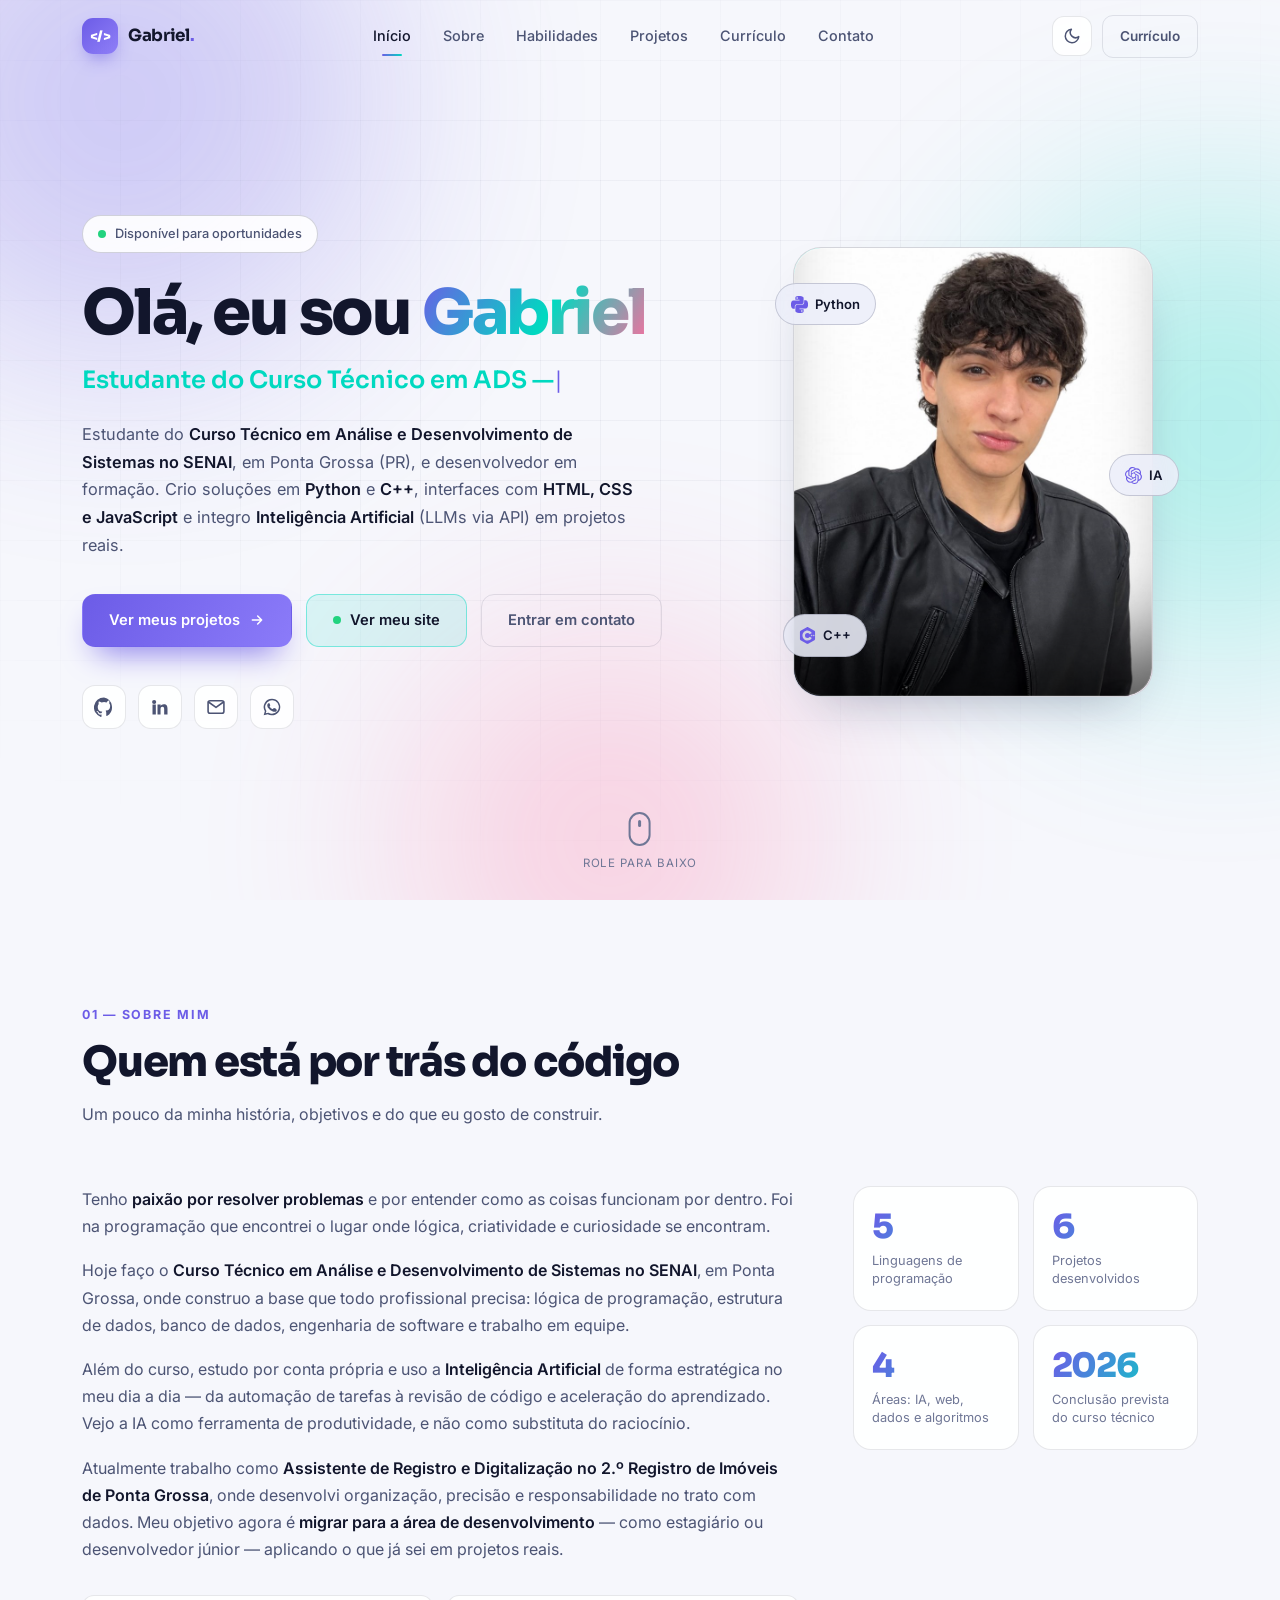
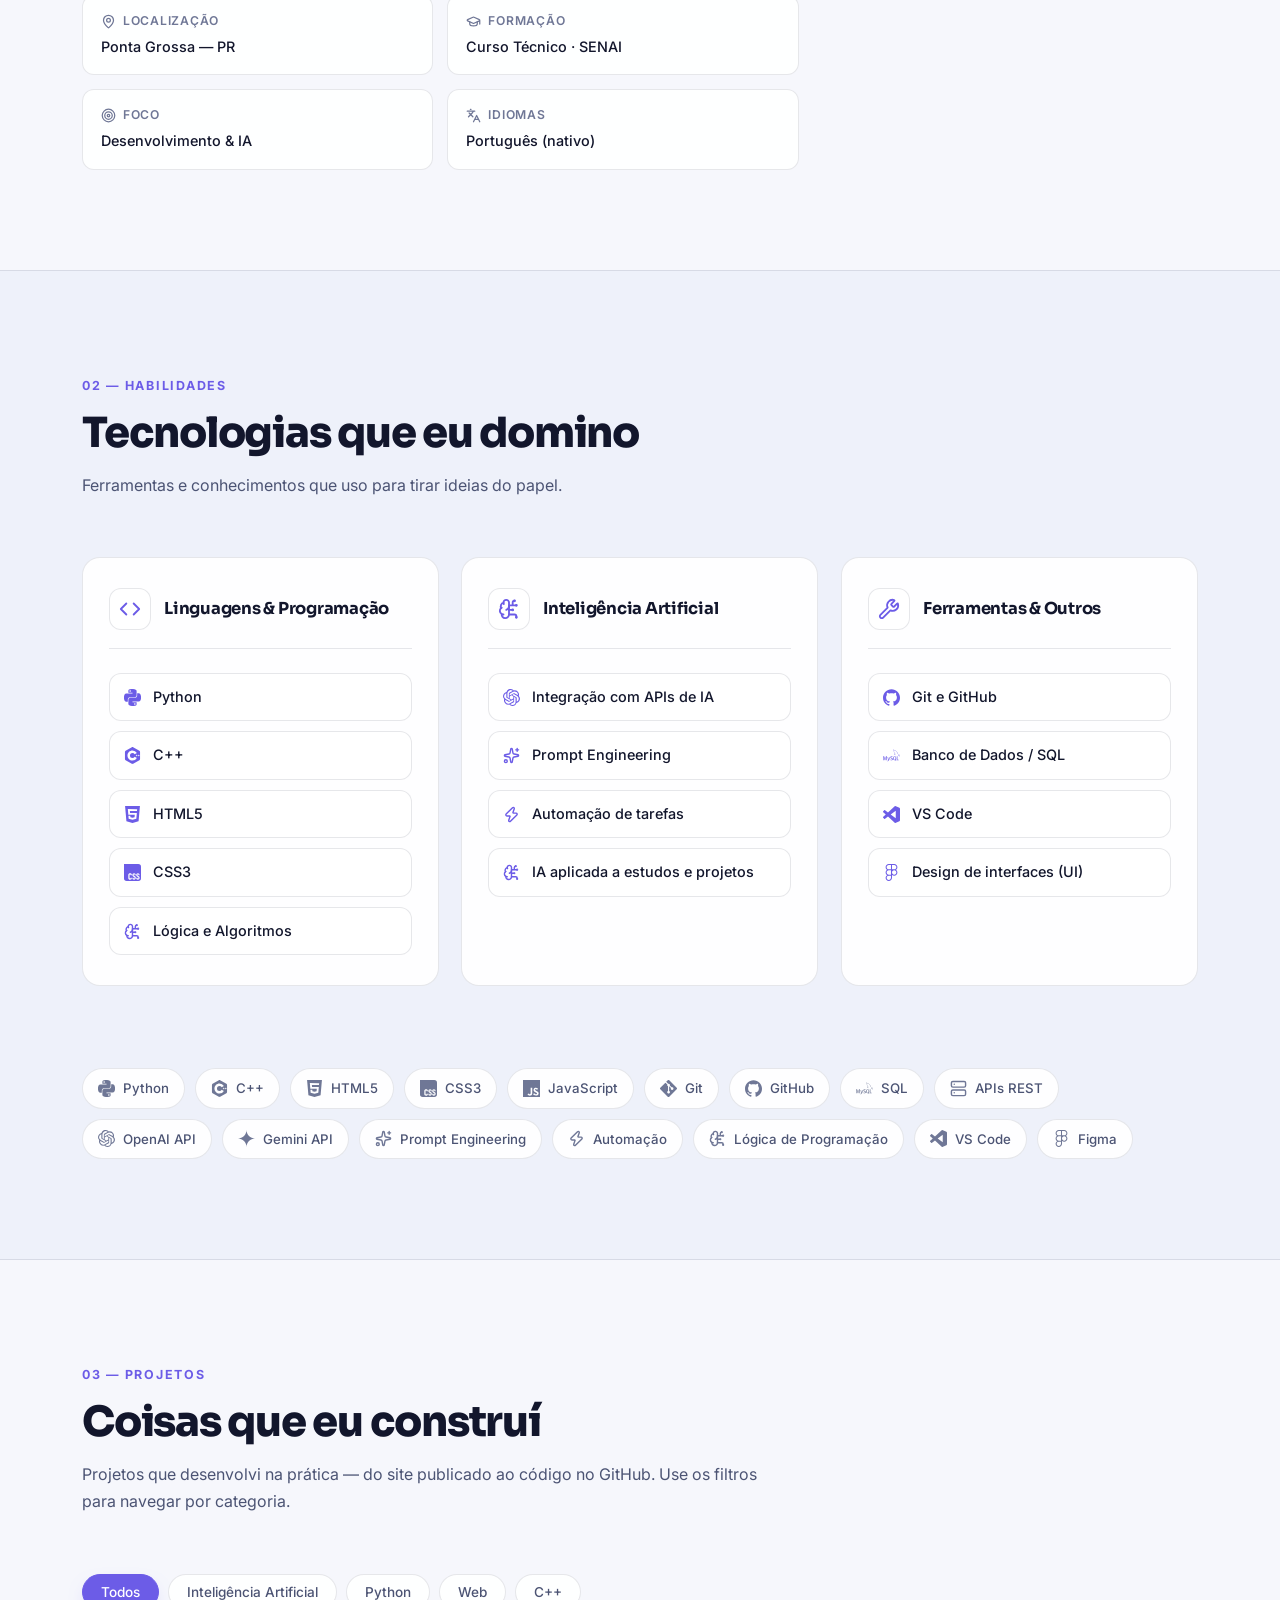
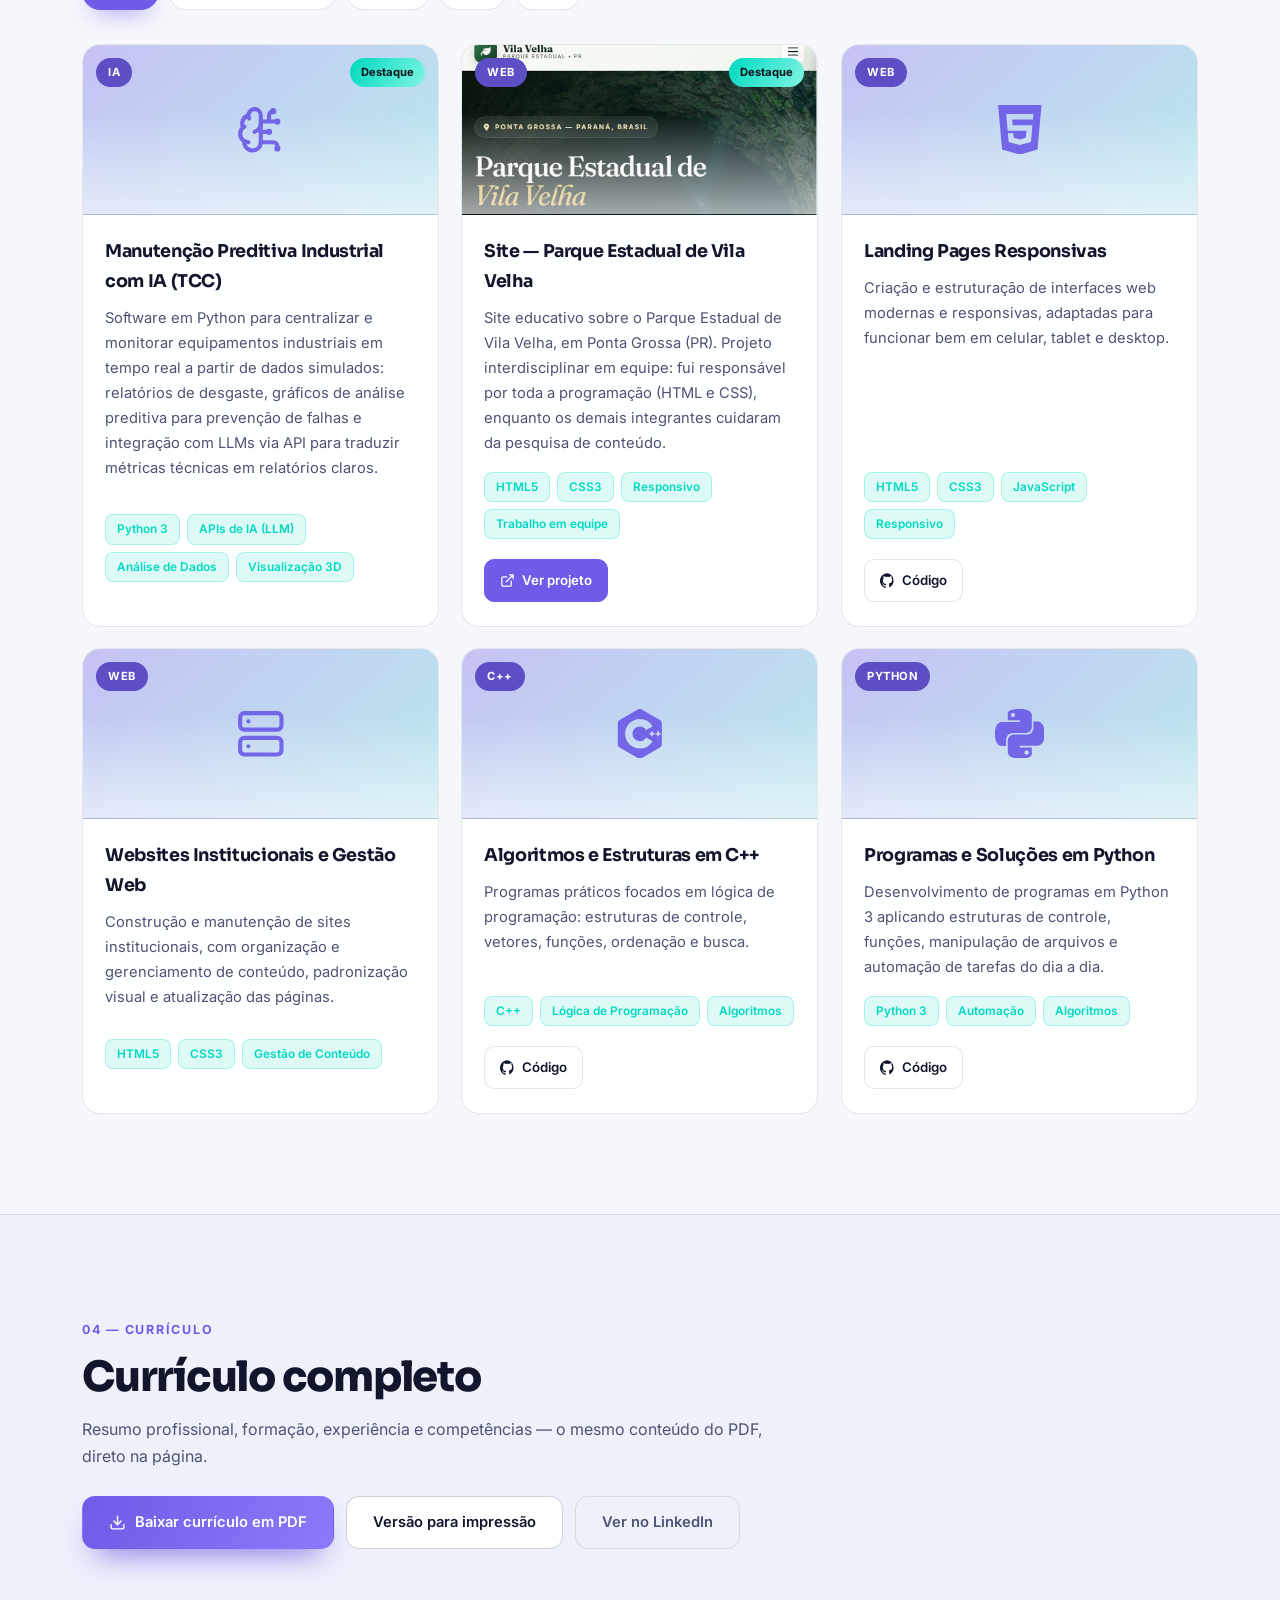
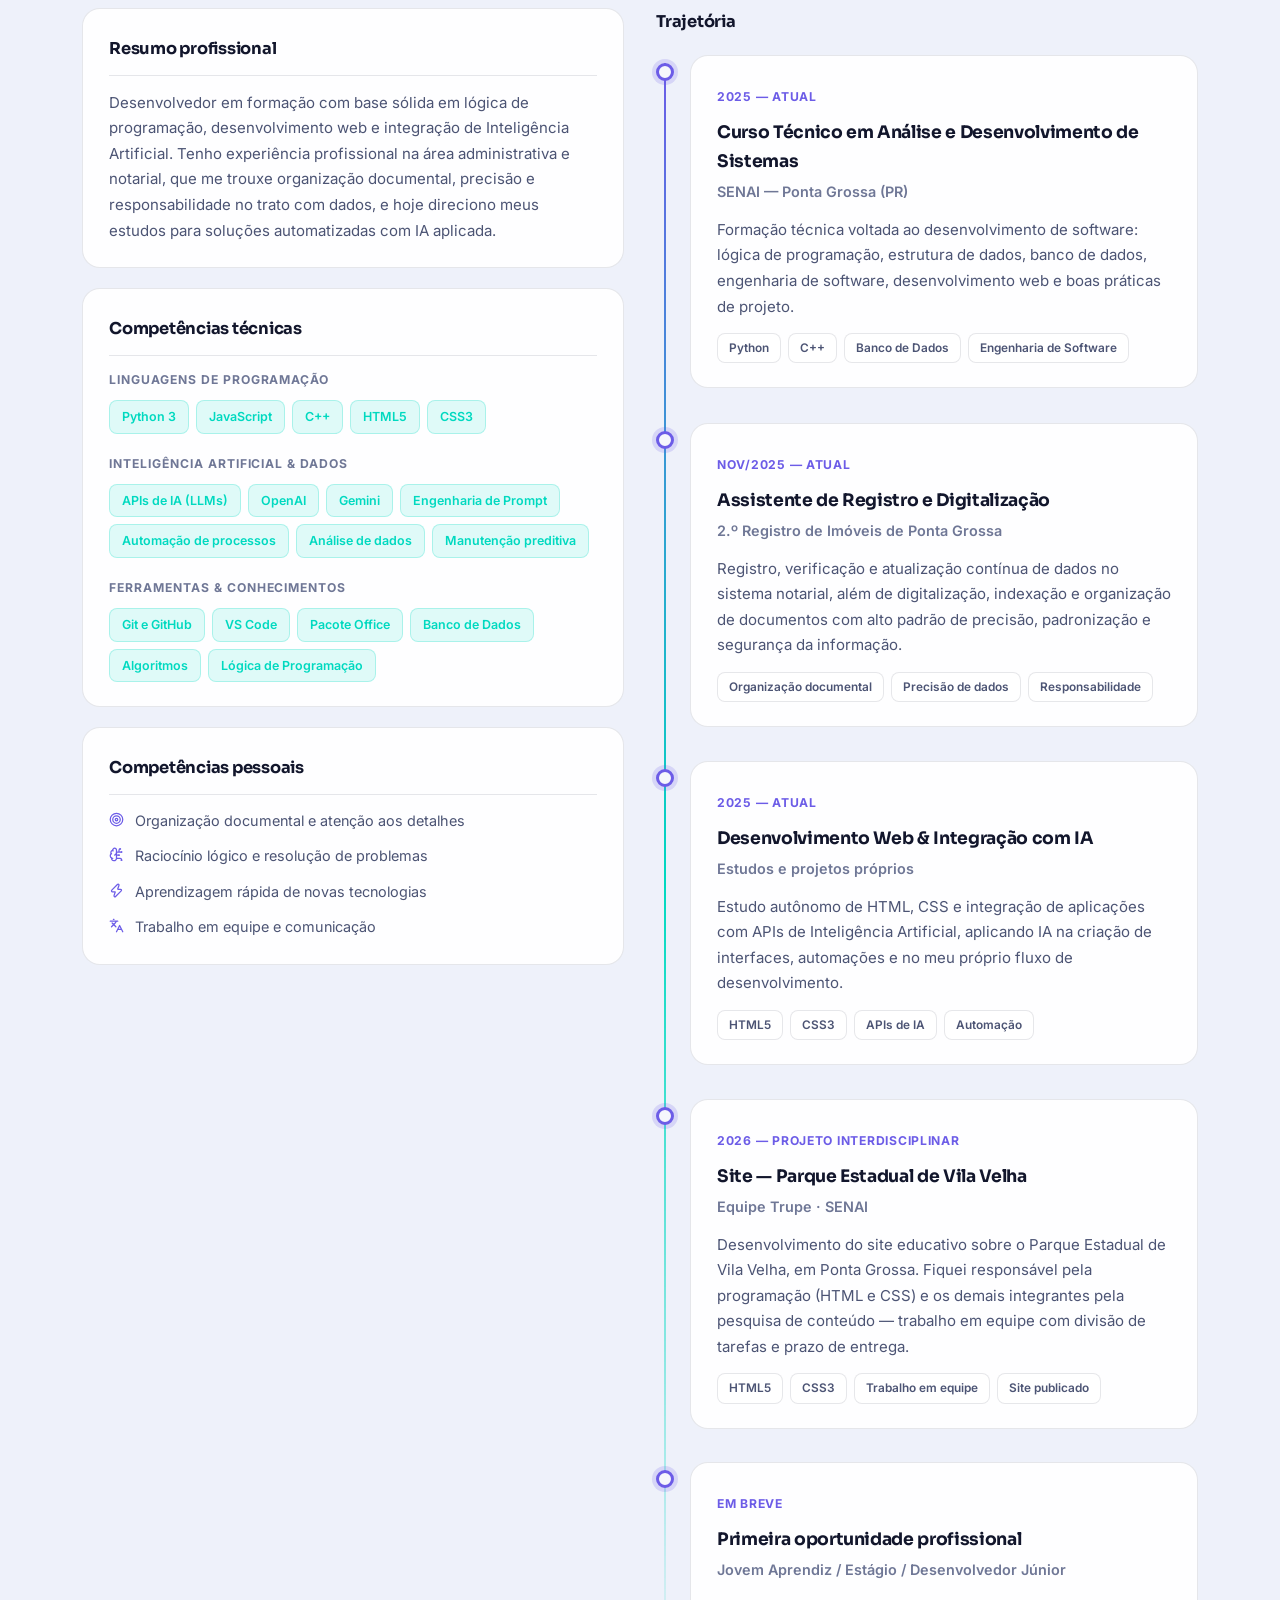
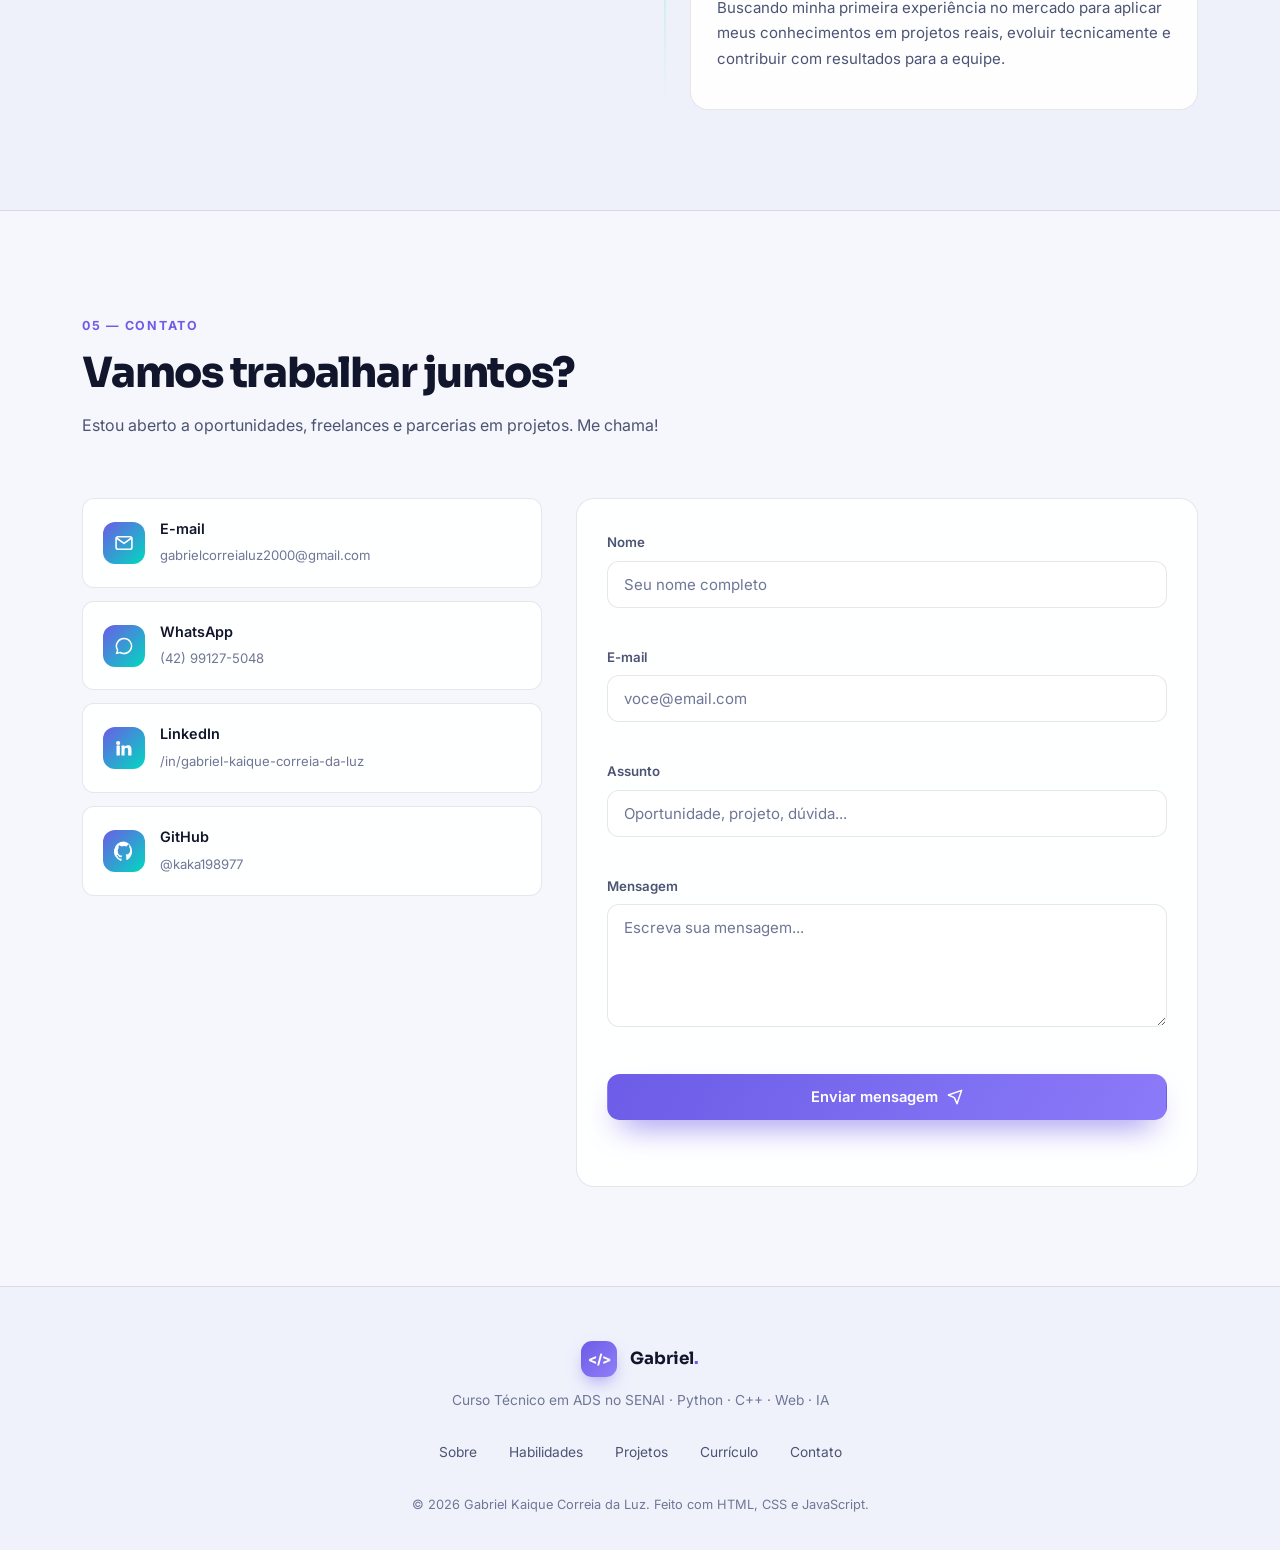
<file: index.html>
<!DOCTYPE html>
<html lang="pt-BR" data-theme="dark">
<head>
  <meta charset="UTF-8" />
  <meta name="viewport" content="width=device-width, initial-scale=1.0" />

  <!-- ===== SEO / COMPARTILHAMENTO ===== -->
  <title>Gabriel | Desenvolvedor e Estudante de ADS — SENAI</title>
  <meta name="description" content="Portfólio de Gabriel — estudante do Curso Técnico em Análise e Desenvolvimento de Sistemas no SENAI, em Ponta Grossa (PR). Desenvolvimento em Python, C++, HTML, CSS e integração com Inteligência Artificial." />
  <meta name="author" content="Gabriel Kaique Correia da Luz" />
  <meta name="theme-color" content="#0b0d17" />

  <meta property="og:type" content="website" />
  <meta property="og:title" content="Gabriel | Desenvolvedor e Estudante de ADS — SENAI" />
  <meta property="og:description" content="Projetos, habilidades e experiência com Python, C++, desenvolvimento web e integração com IA." />
  <meta property="og:image" content="https://kaka198977.github.io/portifolio/perfil.jpg" />
  <meta property="og:url" content="https://kaka198977.github.io/portifolio/" />
  <meta name="twitter:card" content="summary_large_image" />

  <link rel="canonical" href="https://kaka198977.github.io/portifolio/" />

  <!-- Favicon inline (não precisa de arquivo externo) -->
  <link rel="icon" href="data:image/svg+xml,%3Csvg xmlns='http://www.w3.org/2000/svg' viewBox='0 0 100 100'%3E%3Crect width='100' height='100' rx='24' fill='%236c5ce7'/%3E%3Ctext x='50' y='68' font-size='54' font-family='Arial' font-weight='bold' fill='white' text-anchor='middle'%3E%26lt;/%26gt;%3C/text%3E%3C/svg%3E" />

  <!-- Fontes -->
  <link rel="preconnect" href="https://fonts.googleapis.com" />
  <link rel="preconnect" href="https://fonts.gstatic.com" crossorigin />
  <link href="https://fonts.googleapis.com/css2?family=Inter:wght@300;400;500;600;700&family=Sora:wght@400;600;700;800&display=swap" rel="stylesheet" />

  <link rel="stylesheet" href="style.css" />
</head>

<body>
  <!-- ============ SPRITE DE ICONES SVG (gerado a partir de simple-icons + lucide) ============ -->
  <svg class="icon-sprite" xmlns="http://www.w3.org/2000/svg" style="display:none" aria-hidden="true">
    <symbol id="i-python" viewBox="0 0 24 24"><path fill="currentColor" d="m14.25.18l.9.2l.73.26l.59.3l.45.32l.34.34l.25.34l.16.33l.1.3l.04.26l.02.2l-.01.13V8.5l-.05.63l-.13.55l-.21.46l-.26.38l-.3.31l-.33.25l-.35.19l-.35.14l-.33.1l-.3.07l-.26.04l-.21.02H8.77l-.69.05l-.59.14l-.5.22l-.41.27l-.33.32l-.27.35l-.2.36l-.15.37l-.1.35l-.07.32l-.04.27l-.02.21v3.06H3.17l-.21-.03l-.28-.07l-.32-.12l-.35-.18l-.36-.26l-.36-.36l-.35-.46l-.32-.59l-.28-.73l-.21-.88l-.14-1.05l-.05-1.23l.06-1.22l.16-1.04l.24-.87l.32-.71l.36-.57l.4-.44l.42-.33l.42-.24l.4-.16l.36-.1l.32-.05l.24-.01h.16l.06.01h8.16v-.83H6.18l-.01-2.75l-.02-.37l.05-.34l.11-.31l.17-.28l.25-.26l.31-.23l.38-.2l.44-.18l.51-.15l.58-.12l.64-.1l.71-.06l.77-.04l.84-.02l1.27.05zm-6.3 1.98l-.23.33l-.08.41l.08.41l.23.34l.33.22l.41.09l.41-.09l.33-.22l.23-.34l.08-.41l-.08-.41l-.23-.33l-.33-.22l-.41-.09l-.41.09zm13.09 3.95l.28.06l.32.12l.35.18l.36.27l.36.35l.35.47l.32.59l.28.73l.21.88l.14 1.04l.05 1.23l-.06 1.23l-.16 1.04l-.24.86l-.32.71l-.36.57l-.4.45l-.42.33l-.42.24l-.4.16l-.36.09l-.32.05l-.24.02l-.16-.01h-8.22v.82h5.84l.01 2.76l.02.36l-.05.34l-.11.31l-.17.29l-.25.25l-.31.24l-.38.2l-.44.17l-.51.15l-.58.13l-.64.09l-.71.07l-.77.04l-.84.01l-1.27-.04l-1.07-.14l-.9-.2l-.73-.25l-.59-.3l-.45-.33l-.34-.34l-.25-.34l-.16-.33l-.1-.3l-.04-.25l-.02-.2l.01-.13v-5.34l.05-.64l.13-.54l.21-.46l.26-.38l.3-.32l.33-.24l.35-.2l.35-.14l.33-.1l.3-.06l.26-.04l.21-.02l.13-.01h5.84l.69-.05l.59-.14l.5-.21l.41-.28l.33-.32l.27-.35l.2-.36l.15-.36l.1-.35l.07-.32l.04-.28l.02-.21V6.07h2.09l.14.01zm-6.47 14.25l-.23.33l-.08.41l.08.41l.23.33l.33.23l.41.08l.41-.08l.33-.23l.23-.33l.08-.41l-.08-.41l-.23-.33l-.33-.23l-.41-.08l-.41.08z"/></symbol>
    <symbol id="i-cplusplus" viewBox="0 0 24 24"><path fill="currentColor" d="M22.394 6c-.167-.29-.398-.543-.652-.69L12.926.22c-.509-.294-1.34-.294-1.848 0L2.26 5.31c-.508.293-.923 1.013-.923 1.6v10.18c0 .294.104.62.271.91s.398.543.652.69l8.816 5.09c.508.293 1.34.293 1.848 0l8.816-5.09c.254-.147.485-.4.652-.69s.27-.616.27-.91V6.91c.003-.294-.1-.62-.268-.91M12 19.11c-3.92 0-7.109-3.19-7.109-7.11s3.19-7.11 7.11-7.11a7.13 7.13 0 0 1 6.156 3.553l-3.076 1.78a3.57 3.57 0 0 0-3.08-1.78A3.56 3.56 0 0 0 8.444 12A3.56 3.56 0 0 0 12 15.555a3.57 3.57 0 0 0 3.08-1.778l3.078 1.78A7.14 7.14 0 0 1 12 19.11m7.11-6.715h-.79v.79h-.79v-.79h-.79v-.79h.79v-.79h.79v.79h.79zm2.962 0h-.79v.79h-.79v-.79h-.79v-.79h.79v-.79h.79v.79h.79z"/></symbol>
    <symbol id="i-html5" viewBox="0 0 24 24"><path fill="currentColor" d="M1.5 0h21l-1.91 21.563L11.977 24l-8.564-2.438zm7.031 9.75l-.232-2.718l10.059.003l.23-2.622L5.412 4.41l.698 8.01h9.126l-.326 3.426l-2.91.804l-2.955-.81l-.188-2.11H6.248l.33 4.171L12 19.351l5.379-1.443l.744-8.157z"/></symbol>
    <symbol id="i-css" viewBox="0 0 24 24"><path fill="currentColor" d="M0 0v20.16A3.84 3.84 0 0 0 3.84 24h16.32A3.84 3.84 0 0 0 24 20.16V3.84A3.84 3.84 0 0 0 20.16 0Zm14.256 13.08c1.56 0 2.28 1.08 2.304 2.64h-1.608c.024-.288-.048-.6-.144-.84c-.096-.192-.288-.264-.552-.264c-.456 0-.696.264-.696.84c-.024.576.288.888.768 1.08c.72.288 1.608.744 1.92 1.296q.432.648.432 1.656c0 1.608-.912 2.592-2.496 2.592c-1.656 0-2.4-1.032-2.424-2.688h1.68c0 .792.264 1.176.792 1.176c.264 0 .456-.072.552-.24c.192-.312.24-1.176-.048-1.512c-.312-.408-.912-.6-1.32-.816q-.828-.396-1.224-.936c-.24-.36-.36-.888-.36-1.536c0-1.44.936-2.472 2.424-2.448m5.4 0c1.584 0 2.304 1.08 2.328 2.64h-1.608c0-.288-.048-.6-.168-.84c-.096-.192-.264-.264-.528-.264c-.48 0-.72.264-.72.84s.288.888.792 1.08c.696.288 1.608.744 1.92 1.296c.264.432.408.984.408 1.656c.024 1.608-.888 2.592-2.472 2.592c-1.68 0-2.424-1.056-2.448-2.688h1.68c0 .744.264 1.176.792 1.176c.264 0 .456-.072.552-.24c.216-.312.264-1.176-.048-1.512c-.288-.408-.888-.6-1.32-.816c-.552-.264-.96-.576-1.2-.936s-.36-.888-.36-1.536c-.024-1.44.912-2.472 2.4-2.448m-11.031.018c.711-.006 1.419.198 1.839.63c.432.432.672 1.128.648 1.992H9.336c.024-.456-.096-.792-.432-.96c-.312-.144-.768-.048-.888.24c-.12.264-.192.576-.168.864v3.504c0 .744.264 1.128.768 1.128a.65.65 0 0 0 .552-.264c.168-.24.192-.552.168-.84h1.776c.096 1.632-.984 2.712-2.568 2.688c-1.536 0-2.496-.864-2.472-2.472v-4.032c0-.816.24-1.44.696-1.848c.432-.408 1.146-.624 1.857-.63"/></symbol>
    <symbol id="i-javascript" viewBox="0 0 24 24"><path fill="currentColor" d="M0 0h24v24H0zm22.034 18.276c-.175-1.095-.888-2.015-3.003-2.873c-.736-.345-1.554-.585-1.797-1.14c-.091-.33-.105-.51-.046-.705c.15-.646.915-.84 1.515-.66c.39.12.75.42.976.9c1.034-.676 1.034-.676 1.755-1.125c-.27-.42-.404-.601-.586-.78c-.63-.705-1.469-1.065-2.834-1.034l-.705.089c-.676.165-1.32.525-1.71 1.005c-1.14 1.291-.811 3.541.569 4.471c1.365 1.02 3.361 1.244 3.616 2.205c.24 1.17-.87 1.545-1.966 1.41c-.811-.18-1.26-.586-1.755-1.336l-1.83 1.051c.21.48.45.689.81 1.109c1.74 1.756 6.09 1.666 6.871-1.004c.029-.09.24-.705.074-1.65zm-8.983-7.245h-2.248c0 1.938-.009 3.864-.009 5.805c0 1.232.063 2.363-.138 2.711c-.33.689-1.18.601-1.566.48c-.396-.196-.597-.466-.83-.855c-.063-.105-.11-.196-.127-.196l-1.825 1.125c.305.63.75 1.172 1.324 1.517c.855.51 2.004.675 3.207.405c.783-.226 1.458-.691 1.811-1.411c.51-.93.402-2.07.397-3.346c.012-2.054 0-4.109 0-6.179z"/></symbol>
    <symbol id="i-git" viewBox="0 0 24 24"><path fill="currentColor" d="M13.09 23.549a1.54 1.54 0 0 1-2.18 0L.451 13.089a1.54 1.54 0 0 1 0-2.179l7.191-7.19l2.733 2.733a1.85 1.85 0 0 0 .964 2.326v6.66a1.849 1.849 0 1 0 1.54 0V8.957l2.508 2.508a1.85 1.85 0 1 0 1.09-1.09l-2.634-2.634a1.85 1.85 0 0 0-2.378-2.377L8.73 2.63L10.91.451a1.54 1.54 0 0 1 2.179 0l10.459 10.46a1.54 1.54 0 0 1 0 2.179z"/></symbol>
    <symbol id="i-github" viewBox="0 0 24 24"><path fill="currentColor" d="M12 .297c-6.63 0-12 5.373-12 12c0 5.303 3.438 9.8 8.205 11.385c.6.113.82-.258.82-.577c0-.285-.01-1.04-.015-2.04c-3.338.724-4.042-1.61-4.042-1.61C4.422 18.07 3.633 17.7 3.633 17.7c-1.087-.744.084-.729.084-.729c1.205.084 1.838 1.236 1.838 1.236c1.07 1.835 2.809 1.305 3.495.998c.108-.776.417-1.305.76-1.605c-2.665-.3-5.466-1.332-5.466-5.93c0-1.31.465-2.38 1.235-3.22c-.135-.303-.54-1.523.105-3.176c0 0 1.005-.322 3.3 1.23c.96-.267 1.98-.399 3-.405c1.02.006 2.04.138 3 .405c2.28-1.552 3.285-1.23 3.285-1.23c.645 1.653.24 2.873.12 3.176c.765.84 1.23 1.91 1.23 3.22c0 4.61-2.805 5.625-5.475 5.92c.42.36.81 1.096.81 2.22c0 1.606-.015 2.896-.015 3.286c0 .315.21.69.825.57C20.565 22.092 24 17.592 24 12.297c0-6.627-5.373-12-12-12"/></symbol>
    <symbol id="i-mysql" viewBox="0 0 24 24"><path fill="currentColor" d="M16.405 5.501c-.115 0-.193.014-.274.033v.013h.014c.054.104.146.18.214.273c.054.107.1.214.154.32l.014-.015c.094-.066.14-.172.14-.333c-.04-.047-.046-.094-.08-.14c-.04-.067-.126-.1-.18-.153zM5.77 18.695h-.927a51 51 0 0 0-.27-4.41h-.008l-1.41 4.41H2.45l-1.4-4.41h-.01a73 73 0 0 0-.195 4.41H0q.083-2.95.41-5.53h1.15l1.335 4.064h.008l1.347-4.064h1.095q.363 3.024.428 5.53zm4.017-4.08q-.567 3.069-1.492 4.46q-.723 1.074-1.583 1.073q-.228 0-.566-.138v-.494q.166.026.386.026q.402 0 .647-.222q.295-.27.295-.605q0-.233-.23-.944L6.23 14.615h.91l.727 2.36q.247.804.205 1.123q.6-1.598.835-3.483zm12.325 4.08h-2.63v-5.53h.885v4.85h1.745zm-3.32.135l-1.016-.5q.136-.113.255-.25q.649-.76.648-2.253q0-2.745-2.155-2.746q-1.056 0-1.65.697q-.646.762-.646 2.245q-.001 1.459.574 2.14q.524.615 1.583.615q.396 0 .725-.098l1.325.772l.36-.622zM15.5 17.588q-.337-.541-.337-1.736q0-2.09 1.27-2.09q.666 0 .977.5q.336.543.336 1.723q0 2.107-1.27 2.108q-.667 0-.978-.5zm-1.658-.425q0 .706-.516 1.156q-.514.45-1.384.45c-.543 0-1.064-.172-1.573-.515l.237-.476q.656.329 1.19.328q.498 0 .783-.22a.75.75 0 0 0 .3-.615c0-.33-.23-.61-.648-.845c-.388-.213-1.163-.657-1.163-.657c-.422-.307-.632-.636-.632-1.177q0-.674.47-1.085q.471-.416 1.22-.415q.769 0 1.4.41l-.213.476a2.7 2.7 0 0 0-1.064-.23q-.425 0-.654.206a.69.69 0 0 0-.248.524c0 .328.234.61.666.85c.393.215 1.187.67 1.187.67c.433.305.648.63.648 1.168zm9.382-5.852c-.535-.014-.95.04-1.297.188c-.1.04-.26.04-.274.167c.055.053.063.14.11.214c.08.134.218.313.346.407q.208.167.427.31c.26.16.555.255.81.416c.145.094.293.213.44.313c.073.05.12.14.214.172v-.02c-.046-.06-.06-.147-.105-.214c-.067-.067-.134-.127-.2-.193a3.2 3.2 0 0 0-.695-.675c-.214-.146-.682-.35-.77-.595l-.013-.014c.146-.013.32-.066.46-.106c.227-.06.435-.047.67-.106q.16-.042.32-.094v-.06c-.12-.12-.21-.283-.334-.395a9 9 0 0 0-1.104-.823c-.21-.134-.476-.22-.697-.334c-.08-.04-.214-.06-.26-.127c-.12-.146-.19-.34-.275-.514a18 18 0 0 1-.547-1.163c-.12-.262-.193-.523-.34-.763c-.69-1.137-1.437-1.826-2.586-2.5c-.247-.14-.543-.2-.856-.274c-.167-.008-.334-.02-.5-.027c-.11-.047-.216-.174-.31-.235c-.38-.24-1.364-.76-1.644-.072c-.18.434.267.862.422 1.082c.115.153.26.328.34.5c.047.116.06.235.107.356c.106.294.207.622.347.897c.073.14.153.287.247.413c.054.073.146.107.167.227c-.094.136-.1.334-.154.5c-.24.757-.146 1.693.194 2.25c.107.166.362.534.703.393c.3-.12.234-.5.32-.835c.02-.08.007-.133.048-.187v.015c.094.188.188.367.274.555c.206.328.566.668.867.895c.16.12.287.328.487.402v-.02h-.015c-.043-.058-.1-.086-.154-.133a3.5 3.5 0 0 1-.35-.4a9 9 0 0 1-.747-1.218c-.11-.21-.202-.436-.29-.643c-.04-.08-.04-.2-.107-.24c-.1.146-.247.273-.32.453c-.127.288-.14.642-.188 1.01c-.027.007-.014 0-.027.014c-.214-.052-.287-.274-.367-.46c-.2-.475-.233-1.238-.06-1.785c.047-.14.247-.582.167-.716c-.042-.127-.174-.2-.247-.303a2.5 2.5 0 0 1-.24-.427c-.16-.374-.24-.788-.414-1.162c-.08-.173-.22-.354-.334-.513c-.127-.18-.267-.307-.368-.52c-.033-.073-.08-.194-.027-.274c.014-.054.042-.075.094-.09c.088-.072.335.022.422.062c.247.1.455.194.662.334c.094.066.195.193.315.226h.14c.214.047.455.014.655.073c.355.114.675.28.962.46a5.95 5.95 0 0 1 2.085 2.286c.08.154.115.295.188.455c.14.33.313.663.455.982c.14.315.275.636.476.897c.1.14.502.213.682.286c.133.06.34.115.46.188c.23.14.454.3.67.454c.11.076.443.243.463.378"/></symbol>
    <symbol id="i-openai" viewBox="0 0 24 24"><path fill="currentColor" d="M22.282 9.821a6 6 0 0 0-.516-4.91a6.05 6.05 0 0 0-6.51-2.9A6.065 6.065 0 0 0 4.981 4.18a6 6 0 0 0-3.998 2.9a6.05 6.05 0 0 0 .743 7.097a5.98 5.98 0 0 0 .51 4.911a6.05 6.05 0 0 0 6.515 2.9A6 6 0 0 0 13.26 24a6.06 6.06 0 0 0 5.772-4.206a6 6 0 0 0 3.997-2.9a6.06 6.06 0 0 0-.747-7.073M13.26 22.43a4.48 4.48 0 0 1-2.876-1.04l.141-.081l4.779-2.758a.8.8 0 0 0 .392-.681v-6.737l2.02 1.168a.07.07 0 0 1 .038.052v5.583a4.504 4.504 0 0 1-4.494 4.494M3.6 18.304a4.47 4.47 0 0 1-.535-3.014l.142.085l4.783 2.759a.77.77 0 0 0 .78 0l5.843-3.369v2.332a.08.08 0 0 1-.033.062L9.74 19.95a4.5 4.5 0 0 1-6.14-1.646M2.34 7.896a4.5 4.5 0 0 1 2.366-1.973V11.6a.77.77 0 0 0 .388.677l5.815 3.354l-2.02 1.168a.08.08 0 0 1-.071 0l-4.83-2.786A4.504 4.504 0 0 1 2.34 7.872zm16.597 3.855l-5.833-3.387L15.119 7.2a.08.08 0 0 1 .071 0l4.83 2.791a4.494 4.494 0 0 1-.676 8.105v-5.678a.79.79 0 0 0-.407-.667m2.01-3.023l-.141-.085l-4.774-2.782a.78.78 0 0 0-.785 0L9.409 9.23V6.897a.07.07 0 0 1 .028-.061l4.83-2.787a4.5 4.5 0 0 1 6.68 4.66zm-12.64 4.135l-2.02-1.164a.08.08 0 0 1-.038-.057V6.075a4.5 4.5 0 0 1 7.375-3.453l-.142.08L8.704 5.46a.8.8 0 0 0-.393.681zm1.097-2.365l2.602-1.5l2.607 1.5v2.999l-2.597 1.5l-2.607-1.5Z"/></symbol>
    <symbol id="i-googlegemini" viewBox="0 0 24 24"><path fill="currentColor" d="M11.04 19.32Q12 21.51 12 24q0-2.49.93-4.68q.96-2.19 2.58-3.81t3.81-2.55Q21.51 12 24 12q-2.49 0-4.68-.93a12.3 12.3 0 0 1-3.81-2.58a12.3 12.3 0 0 1-2.58-3.81Q12 2.49 12 0q0 2.49-.96 4.68q-.93 2.19-2.55 3.81a12.3 12.3 0 0 1-3.81 2.58Q2.49 12 0 12q2.49 0 4.68.96q2.19.93 3.81 2.55t2.55 3.81"/></symbol>
    <symbol id="i-visualstudiocode" viewBox="0 0 24 24"><path fill="currentColor" d="M23.15 2.587L18.21.21a1.49 1.49 0 0 0-1.705.29l-9.46 8.63l-4.12-3.128a1 1 0 0 0-1.276.057L.327 7.261A1 1 0 0 0 .326 8.74L3.899 12L.326 15.26a1 1 0 0 0 .001 1.479L1.65 17.94a1 1 0 0 0 1.276.057l4.12-3.128l9.46 8.63a1.49 1.49 0 0 0 1.704.29l4.942-2.377A1.5 1.5 0 0 0 24 20.06V3.939a1.5 1.5 0 0 0-.85-1.352m-5.146 14.861L10.826 12l7.178-5.448z"/></symbol>
    <symbol id="i-figma" viewBox="0 0 24 24"><path fill="currentColor" d="M15.852 8.981h-4.588V0h4.588c2.476 0 4.49 2.014 4.49 4.49s-2.014 4.491-4.49 4.491M12.735 7.51h3.117c1.665 0 3.019-1.355 3.019-3.019s-1.355-3.019-3.019-3.019h-3.117zm0 1.471H8.148c-2.476 0-4.49-2.014-4.49-4.49S5.672 0 8.148 0h4.588v8.981zm-4.587-7.51c-1.665 0-3.019 1.355-3.019 3.019s1.354 3.02 3.019 3.02h3.117V1.471zm4.587 15.019H8.148c-2.476 0-4.49-2.014-4.49-4.49s2.014-4.49 4.49-4.49h4.588v8.98zM8.148 8.981c-1.665 0-3.019 1.355-3.019 3.019s1.355 3.019 3.019 3.019h3.117V8.981zM8.172 24c-2.489 0-4.515-2.014-4.515-4.49s2.014-4.49 4.49-4.49h4.588v4.441c0 2.503-2.047 4.539-4.563 4.539m-.024-7.51a3.023 3.023 0 0 0-3.019 3.019c0 1.665 1.365 3.019 3.044 3.019c1.705 0 3.093-1.376 3.093-3.068v-2.97zm7.704 0h-.098c-2.476 0-4.49-2.014-4.49-4.49s2.014-4.49 4.49-4.49h.098c2.476 0 4.49 2.014 4.49 4.49s-2.014 4.49-4.49 4.49m-.097-7.509c-1.665 0-3.019 1.355-3.019 3.019s1.355 3.019 3.019 3.019h.098c1.665 0 3.019-1.355 3.019-3.019s-1.355-3.019-3.019-3.019z"/></symbol>
    <symbol id="i-whatsapp" viewBox="0 0 24 24"><path fill="currentColor" d="M17.472 14.382c-.297-.149-1.758-.867-2.03-.967c-.273-.099-.471-.148-.67.15c-.197.297-.767.966-.94 1.164c-.173.199-.347.223-.644.075c-.297-.15-1.255-.463-2.39-1.475c-.883-.788-1.48-1.761-1.653-2.059c-.173-.297-.018-.458.13-.606c.134-.133.298-.347.446-.52s.198-.298.298-.497c.099-.198.05-.371-.025-.52s-.669-1.612-.916-2.207c-.242-.579-.487-.5-.669-.51a13 13 0 0 0-.57-.01c-.198 0-.52.074-.792.372c-.272.297-1.04 1.016-1.04 2.479c0 1.462 1.065 2.875 1.213 3.074s2.096 3.2 5.077 4.487c.709.306 1.262.489 1.694.625c.712.227 1.36.195 1.871.118c.571-.085 1.758-.719 2.006-1.413s.248-1.289.173-1.413c-.074-.124-.272-.198-.57-.347m-5.421 7.403h-.004a9.87 9.87 0 0 1-5.031-1.378l-.361-.214l-3.741.982l.998-3.648l-.235-.374a9.86 9.86 0 0 1-1.51-5.26c.001-5.45 4.436-9.884 9.888-9.884c2.64 0 5.122 1.03 6.988 2.898a9.82 9.82 0 0 1 2.893 6.994c-.003 5.45-4.437 9.884-9.885 9.884m8.413-18.297A11.82 11.82 0 0 0 12.05 0C5.495 0 .16 5.335.157 11.892c0 2.096.547 4.142 1.588 5.945L.057 24l6.305-1.654a11.9 11.9 0 0 0 5.683 1.448h.005c6.554 0 11.89-5.335 11.893-11.893a11.82 11.82 0 0 0-3.48-8.413"/></symbol>
    <symbol id="i-linkedin" viewBox="0 0 24 24"><path fill="currentColor" d="M20.447 20.452h-3.554v-5.569c0-1.328-.027-3.037-1.852-3.037c-1.853 0-2.136 1.445-2.136 2.939v5.667H9.351V9h3.414v1.561h.046c.477-.9 1.637-1.85 3.37-1.85c3.601 0 4.267 2.37 4.267 5.455v6.286zM5.337 7.433a2.06 2.06 0 0 1-2.063-2.065a2.064 2.064 0 1 1 2.063 2.065m1.782 13.019H3.555V9h3.564zM22.225 0H1.771C.792 0 0 .774 0 1.729v20.542C0 23.227.792 24 1.771 24h20.451C23.2 24 24 23.227 24 22.271V1.729C24 .774 23.2 0 22.222 0z"/></symbol>
    <symbol id="i-gmail" viewBox="0 0 24 24"><path fill="currentColor" d="M24 5.457v13.909c0 .904-.732 1.636-1.636 1.636h-3.819V11.73L12 16.64l-6.545-4.91v9.273H1.636A1.636 1.636 0 0 1 0 19.366V5.457c0-2.023 2.309-3.178 3.927-1.964L5.455 4.64L12 9.548l6.545-4.91l1.528-1.145C21.69 2.28 24 3.434 24 5.457"/></symbol>
    <symbol id="i-code" viewBox="0 0 24 24"><path fill="none" stroke="currentColor" stroke-linecap="round" stroke-linejoin="round" stroke-width="2" d="m16 18l6-6l-6-6M8 6l-6 6l6 6"/></symbol>
    <symbol id="i-brain-circuit" viewBox="0 0 24 24"><g fill="none" stroke="currentColor" stroke-linecap="round" stroke-linejoin="round" stroke-width="2"><path d="M12 5a3 3 0 1 0-5.997.125a4 4 0 0 0-2.526 5.77a4 4 0 0 0 .556 6.588A4 4 0 1 0 12 18Z"/><path d="M9 13a4.5 4.5 0 0 0 3-4M6.003 5.125A3 3 0 0 0 6.401 6.5m-2.924 4.396a4 4 0 0 1 .585-.396M6 18a4 4 0 0 1-1.967-.516M12 13h4m-4 5h6a2 2 0 0 1 2 2v1M12 8h8m-4 0V5a2 2 0 0 1 2-2"/><circle cx="16" cy="13" r=".5"/><circle cx="18" cy="3" r=".5"/><circle cx="20" cy="21" r=".5"/><circle cx="20" cy="8" r=".5"/></g></symbol>
    <symbol id="i-wrench" viewBox="0 0 24 24"><path fill="none" stroke="currentColor" stroke-linecap="round" stroke-linejoin="round" stroke-width="2" d="M14.7 6.3a1 1 0 0 0 0 1.4l1.6 1.6a1 1 0 0 0 1.4 0l3.106-3.105c.32-.322.863-.22.983.218a6 6 0 0 1-8.259 7.057l-7.91 7.91a1 1 0 0 1-2.999-3l7.91-7.91a6 6 0 0 1 7.057-8.259c.438.12.54.662.219.984z"/></symbol>
    <symbol id="i-map-pin" viewBox="0 0 24 24"><g fill="none" stroke="currentColor" stroke-linecap="round" stroke-linejoin="round" stroke-width="2"><path d="M20 10c0 4.993-5.539 10.193-7.399 11.799a1 1 0 0 1-1.202 0C9.539 20.193 4 14.993 4 10a8 8 0 0 1 16 0"/><circle cx="12" cy="10" r="3"/></g></symbol>
    <symbol id="i-graduation-cap" viewBox="0 0 24 24"><g fill="none" stroke="currentColor" stroke-linecap="round" stroke-linejoin="round" stroke-width="2"><path d="M21.42 10.922a1 1 0 0 0-.019-1.838L12.83 5.18a2 2 0 0 0-1.66 0L2.6 9.08a1 1 0 0 0 0 1.832l8.57 3.908a2 2 0 0 0 1.66 0zM22 10v6"/><path d="M6 12.5V16a6 3 0 0 0 12 0v-3.5"/></g></symbol>
    <symbol id="i-target" viewBox="0 0 24 24"><g fill="none" stroke="currentColor" stroke-linecap="round" stroke-linejoin="round" stroke-width="2"><circle cx="12" cy="12" r="10"/><circle cx="12" cy="12" r="6"/><circle cx="12" cy="12" r="2"/></g></symbol>
    <symbol id="i-languages" viewBox="0 0 24 24"><path fill="none" stroke="currentColor" stroke-linecap="round" stroke-linejoin="round" stroke-width="2" d="m5 8l6 6m-7 0l6-6l2-3M2 5h12M7 2h1m14 20l-5-10l-5 10m2-4h6"/></symbol>
    <symbol id="i-server" viewBox="0 0 24 24"><g fill="none" stroke="currentColor" stroke-linecap="round" stroke-linejoin="round" stroke-width="2"><rect width="20" height="8" x="2" y="2" rx="2" ry="2"/><rect width="20" height="8" x="2" y="14" rx="2" ry="2"/><path d="M6 6h.01M6 18h.01"/></g></symbol>
    <symbol id="i-sparkles" viewBox="0 0 24 24"><g fill="none" stroke="currentColor" stroke-linecap="round" stroke-linejoin="round" stroke-width="2"><path d="M11.017 2.814a1 1 0 0 1 1.966 0l1.051 5.558a2 2 0 0 0 1.594 1.594l5.558 1.051a1 1 0 0 1 0 1.966l-5.558 1.051a2 2 0 0 0-1.594 1.594l-1.051 5.558a1 1 0 0 1-1.966 0l-1.051-5.558a2 2 0 0 0-1.594-1.594l-5.558-1.051a1 1 0 0 1 0-1.966l5.558-1.051a2 2 0 0 0 1.594-1.594zM20 2v4m2-2h-4"/><circle cx="4" cy="20" r="2"/></g></symbol>
    <symbol id="i-zap" viewBox="0 0 24 24"><path fill="none" stroke="currentColor" stroke-linecap="round" stroke-linejoin="round" stroke-width="2" d="M15.914 4a1.5 1.5 0 0 0-2.474-1.561l-9 9A1.5 1.5 0 0 0 5.5 14h4.002a.5.5 0 0 1 .471.666L8.086 20a1.5 1.5 0 0 0 2.475 1.56l9-9A1.5 1.5 0 0 0 18.5 10h-3.997a.5.5 0 0 1-.472-.667z"/></symbol>
    <symbol id="i-terminal" viewBox="0 0 24 24"><path fill="none" stroke="currentColor" stroke-linecap="round" stroke-linejoin="round" stroke-width="2" d="M12 19h8M4 17l6-6l-6-6"/></symbol>
    <symbol id="i-download" viewBox="0 0 24 24"><g fill="none" stroke="currentColor" stroke-linecap="round" stroke-linejoin="round" stroke-width="2"><path d="M12 15V3m9 12v4a2 2 0 0 1-2 2H5a2 2 0 0 1-2-2v-4"/><path d="m7 10l5 5l5-5"/></g></symbol>
  </svg>
  <!-- ================= FUNDO DECORATIVO ================= -->
  <div class="bg-decor" aria-hidden="true">
    <span class="blob blob-1"></span>
    <span class="blob blob-2"></span>
    <span class="blob blob-3"></span>
    <span class="grid-overlay"></span>
  </div>

  <!-- Barra de progresso de leitura -->
  <div class="scroll-progress" id="scrollProgress" aria-hidden="true"></div>

  <!-- ================= CABEÇALHO ================= -->
  <header class="site-header" id="header">
    <div class="container header-inner">
      <a href="#inicio" class="logo" aria-label="Ir para o início">
        <span class="logo-mark">&lt;/&gt;</span>
        <span class="logo-text">Gabriel<span class="accent">.</span></span>
      </a>

      <nav class="nav" id="nav" aria-label="Navegação principal">
        <a href="#inicio" class="nav-link active">Início</a>
        <a href="#sobre" class="nav-link">Sobre</a>
        <a href="#skills" class="nav-link">Habilidades</a>
        <a href="#projetos" class="nav-link">Projetos</a>
        <a href="#curriculo" class="nav-link">Currículo</a>
        <a href="#contato" class="nav-link">Contato</a>
      </nav>

      <div class="header-actions">
        <button class="icon-btn" id="themeToggle" type="button" aria-label="Alternar tema claro/escuro" title="Alternar tema">
          <svg class="ico-sun" viewBox="0 0 24 24" width="18" height="18" fill="none" stroke="currentColor" stroke-width="2" stroke-linecap="round">
            <circle cx="12" cy="12" r="4"></circle>
            <path d="M12 2v2M12 20v2M4.9 4.9l1.4 1.4M17.7 17.7l1.4 1.4M2 12h2M20 12h2M4.9 19.1l1.4-1.4M17.7 6.3l1.4-1.4"></path>
          </svg>
          <svg class="ico-moon" viewBox="0 0 24 24" width="18" height="18" fill="none" stroke="currentColor" stroke-width="2" stroke-linecap="round" stroke-linejoin="round">
            <path d="M21 12.8A9 9 0 1 1 11.2 3a7 7 0 0 0 9.8 9.8z"></path>
          </svg>
        </button>

        <a href="curriculo.pdf" class="btn btn-ghost btn-sm hide-mobile" download>
          Currículo
        </a>

        <button class="hamburger" id="hamburger" type="button" aria-label="Abrir menu" aria-expanded="false" aria-controls="nav">
          <span></span><span></span><span></span>
        </button>
      </div>
    </div>
  </header>

  <main>
    <!-- ================= HERO ================= -->
    <section class="hero" id="inicio">
      <div class="container hero-inner">
        <div class="hero-content reveal">
          <span class="badge">
            <span class="dot"></span> Disponível para oportunidades
          </span>

          <h1 class="hero-title">
            Olá, eu sou <span class="gradient-text">Gabriel</span>
          </h1>

          <p class="hero-role">
            <span id="typed"></span><span class="cursor">|</span>
          </p>

          <p class="hero-desc">
            Estudante do <strong>Curso Técnico em Análise e Desenvolvimento de Sistemas no SENAI</strong>,
            em Ponta Grossa (PR), e desenvolvedor em formação. Crio soluções em
            <strong>Python</strong> e <strong>C++</strong>, interfaces com
            <strong>HTML, CSS e JavaScript</strong> e integro
            <strong>Inteligência Artificial</strong> (LLMs via API) em projetos reais.
          </p>

          <div class="hero-actions">
            <a href="#projetos" class="btn btn-primary">
              Ver meus projetos
              <svg viewBox="0 0 24 24" width="16" height="16" fill="none" stroke="currentColor" stroke-width="2.2" stroke-linecap="round" stroke-linejoin="round"><path d="M5 12h14M13 6l6 6-6 6"/></svg>
            </a>
            <a
              href="https://celioxer.github.io/TDS_SESI/Interdisciplinar_Coop/site-vila-velha/index.html"
              class="btn btn-live"
              target="_blank"
              rel="noopener">
              <span class="live-dot" aria-hidden="true"></span>
              Ver meu site
            </a>
            <a href="#contato" class="btn btn-ghost">Entrar em contato</a>
          </div>

          <ul class="socials">
            <li>
              <a href="https://github.com/kaka198977" target="_blank" rel="noopener" aria-label="GitHub" title="GitHub">
                <svg viewBox="0 0 24 24" width="20" height="20" fill="currentColor"><path d="M12 .5a12 12 0 0 0-3.8 23.4c.6.1.8-.3.8-.6v-2.2c-3.3.7-4-1.6-4-1.6-.6-1.4-1.4-1.8-1.4-1.8-1.1-.8.1-.8.1-.8 1.2.1 1.9 1.3 1.9 1.3 1.1 1.9 2.9 1.3 3.6 1 .1-.8.4-1.3.8-1.6-2.7-.3-5.5-1.3-5.5-6 0-1.3.5-2.4 1.2-3.2-.1-.3-.5-1.5.1-3.1 0 0 1-.3 3.3 1.2a11.5 11.5 0 0 1 6 0C17.1 4.0 18.1 4.3 18.1 4.3c.6 1.6.2 2.8.1 3.1.8.8 1.2 1.9 1.2 3.2 0 4.7-2.8 5.7-5.5 6 .4.4.8 1.1.8 2.2v3.3c0 .3.2.7.8.6A12 12 0 0 0 12 .5z"/></svg>
              </a>
            </li>
            <li>
              <a href="https://www.linkedin.com/in/gabriel-kaique-correia-da-luz-a88342341" target="_blank" rel="noopener" aria-label="LinkedIn" title="LinkedIn">
                <svg viewBox="0 0 24 24" width="20" height="20" fill="currentColor"><path d="M4.98 3.5a2.5 2.5 0 1 1 0 5 2.5 2.5 0 0 1 0-5zM3 9h4v12H3zM9 9h3.8v1.7h.05c.53-1 1.83-2.05 3.77-2.05C20.2 8.65 21 10.9 21 14.1V21h-4v-6.1c0-1.45-.03-3.3-2-3.3-2.03 0-2.34 1.58-2.34 3.2V21H9z"/></svg>
              </a>
            </li>
            <li>
              <a href="mailto:gabrielcorreialuz2000@gmail.com" aria-label="E-mail" title="E-mail">
                <svg viewBox="0 0 24 24" width="20" height="20" fill="none" stroke="currentColor" stroke-width="1.9" stroke-linecap="round" stroke-linejoin="round"><rect x="2.5" y="4.5" width="19" height="15" rx="2.5"/><path d="m3 6 9 6.5L21 6"/></svg>
              </a>
            </li>
            <li>
              <a href="https://wa.me/5542991275048" target="_blank" rel="noopener" aria-label="WhatsApp" title="WhatsApp">
                <svg viewBox="0 0 24 24" width="20" height="20" fill="currentColor"><path d="M12 2a10 10 0 0 0-8.6 15.1L2 22l5-1.3A10 10 0 1 0 12 2zm0 18.2c-1.5 0-3-.4-4.2-1.2l-.3-.2-3 .8.8-2.9-.2-.3A8.2 8.2 0 1 1 12 20.2zm4.6-6.1c-.3-.1-1.6-.8-1.9-.9-.3-.1-.5-.1-.6.1l-.9 1.1c-.2.2-.3.2-.6.1a6.7 6.7 0 0 1-3.3-2.9c-.2-.4 0-.5.1-.7l.5-.6c.1-.2.1-.3 0-.5l-.8-1.9c-.2-.5-.4-.4-.6-.4h-.5c-.2 0-.5.1-.7.4-.3.3-1 1-1 2.4s1 2.8 1.2 3a8.4 8.4 0 0 0 5.6 4 6 6 0 0 0 2.9.3c.6-.1 1.4-.6 1.6-1.2.2-.6.2-1.1.1-1.2 0-.1-.2-.2-.4-.3z"/></svg>
              </a>
            </li>
          </ul>
        </div>

        <div class="hero-photo reveal" data-delay="150">
          <div class="photo-wrap">
            <div class="photo-frame">
              <div class="photo-glow" aria-hidden="true"></div>
              <img
                src="perfil.jpg"
                alt="Foto de perfil de Gabriel"
                class="photo"
                id="photo"
                decoding="async"
                onerror="this.closest('.photo-frame').classList.add('no-photo')" />
              <div class="photo-fallback" id="photoFallback" aria-hidden="true">G</div>
              <span class="photo-ring" aria-hidden="true"></span>
            </div>

            <div class="floating-chip chip-1">
              <svg class="icon icon-sm" aria-hidden="true"><use href="#i-python"></use></svg> Python
            </div>
            <div class="floating-chip chip-2">
              <svg class="icon icon-sm" aria-hidden="true"><use href="#i-openai"></use></svg> IA
            </div>
            <div class="floating-chip chip-3">
              <svg class="icon icon-sm" aria-hidden="true"><use href="#i-cplusplus"></use></svg> C++
            </div>
          </div>
        </div>
      </div>

      <div class="scroll-hint" aria-hidden="true">
        <span class="mouse"></span>
        <span class="scroll-text">Role para baixo</span>
      </div>
    </section>

    <!-- ================= SOBRE ================= -->
    <section class="section" id="sobre">
      <div class="container">
        <header class="section-head reveal">
          <span class="section-tag">01 — Sobre mim</span>
          <h2 class="section-title">Quem está por trás do código</h2>
          <p class="section-sub">Um pouco da minha história, objetivos e do que eu gosto de construir.</p>
        </header>

        <div class="about-grid">
          <div class="about-text reveal">
            <p>
              Tenho <strong>paixão por resolver problemas</strong> e por entender como as coisas
              funcionam por dentro. Foi na programação que encontrei o lugar onde lógica, criatividade
              e curiosidade se encontram.
            </p>
            <p>
              Hoje faço o <strong>Curso Técnico em Análise e Desenvolvimento de Sistemas no SENAI</strong>,
              em Ponta Grossa, onde construo a base que todo profissional precisa: lógica de
              programação, estrutura de dados, banco de dados, engenharia de software e trabalho em
              equipe.
            </p>
            <p>
              Além do curso, estudo por conta própria e uso a <strong>Inteligência Artificial</strong>
              de forma estratégica no meu dia a dia — da automação de tarefas à revisão de código e
              aceleração do aprendizado. Vejo a IA como ferramenta de produtividade, e não como
              substituta do raciocínio.
            </p>
            <p>
              Atualmente trabalho como <strong>Assistente de Registro e Digitalização no 2.º Registro
              de Imóveis de Ponta Grossa</strong>, onde desenvolvi organização, precisão e
              responsabilidade no trato com dados. Meu objetivo agora é
              <strong>migrar para a área de desenvolvimento</strong> — como estagiário ou
              desenvolvedor júnior — aplicando o que já sei em projetos reais.
            </p>

            <div class="about-info">
              <div class="info-item">
                <span class="info-label"><svg class="icon icon-xs" aria-hidden="true"><use href="#i-map-pin"></use></svg> Localização</span>
                <span>Ponta Grossa — PR</span>
              </div>
              <div class="info-item">
                <span class="info-label"><svg class="icon icon-xs" aria-hidden="true"><use href="#i-graduation-cap"></use></svg> Formação</span>
                <span>Curso Técnico · SENAI</span>
              </div>
              <div class="info-item">
                <span class="info-label"><svg class="icon icon-xs" aria-hidden="true"><use href="#i-target"></use></svg> Foco</span>
                <span>Desenvolvimento & IA</span>
              </div>
              <div class="info-item">
                <span class="info-label"><svg class="icon icon-xs" aria-hidden="true"><use href="#i-languages"></use></svg> Idiomas</span>
                <span>Português (nativo)</span>
              </div>
            </div>
          </div>

          <aside class="about-stats reveal" data-delay="120">
            <div class="stat-card">
              <span class="stat-number" data-count="5" data-suffix="">0</span>
              <span class="stat-label">Linguagens de programação</span>
            </div>
            <div class="stat-card">
              <span class="stat-number" data-count="6" data-suffix="">0</span>
              <span class="stat-label">Projetos desenvolvidos</span>
            </div>
            <div class="stat-card">
              <span class="stat-number" data-count="4" data-suffix="">0</span>
              <span class="stat-label">Áreas: IA, web, dados e algoritmos</span>
            </div>
            <div class="stat-card">
              <span class="stat-number" data-count="2026" data-suffix="">0</span>
              <span class="stat-label">Conclusão prevista do curso técnico</span>
            </div>
          </aside>
        </div>
      </div>
    </section>

    <!-- ================= HABILIDADES ================= -->
    <section class="section section-alt" id="skills">
      <div class="container">
        <header class="section-head reveal">
          <span class="section-tag">02 — Habilidades</span>
          <h2 class="section-title">Tecnologias que eu domino</h2>
          <p class="section-sub">Ferramentas e conhecimentos que uso para tirar ideias do papel.</p>
        </header>

        <div class="skills-grid">
          <!-- CARD 1 -->
          <article class="skill-card reveal">
            <div class="skill-card-head">
              <span class="skill-icon"><svg class="icon icon-md" aria-hidden="true"><use href="#i-code"></use></svg></span>
              <h3>Linguagens & Programação</h3>
            </div>
            <ul class="skill-list">
              <li><svg class="icon icon-sm" aria-hidden="true"><use href="#i-python"></use></svg> Python</li>
              <li><svg class="icon icon-sm" aria-hidden="true"><use href="#i-cplusplus"></use></svg> C++</li>
              <li><svg class="icon icon-sm" aria-hidden="true"><use href="#i-html5"></use></svg> HTML5</li>
              <li><svg class="icon icon-sm" aria-hidden="true"><use href="#i-css"></use></svg> CSS3</li>
              <li><svg class="icon icon-sm" aria-hidden="true"><use href="#i-brain-circuit"></use></svg> Lógica e Algoritmos</li>
            </ul>
          </article>

          <!-- CARD 2 -->
          <article class="skill-card reveal" data-delay="120">
            <div class="skill-card-head">
              <span class="skill-icon"><svg class="icon icon-md" aria-hidden="true"><use href="#i-brain-circuit"></use></svg></span>
              <h3>Inteligência Artificial</h3>
            </div>
            <ul class="skill-list">
              <li><svg class="icon icon-sm" aria-hidden="true"><use href="#i-openai"></use></svg> Integração com APIs de IA</li>
              <li><svg class="icon icon-sm" aria-hidden="true"><use href="#i-sparkles"></use></svg> Prompt Engineering</li>
              <li><svg class="icon icon-sm" aria-hidden="true"><use href="#i-zap"></use></svg> Automação de tarefas</li>
              <li><svg class="icon icon-sm" aria-hidden="true"><use href="#i-brain-circuit"></use></svg> IA aplicada a estudos e projetos</li>
            </ul>
          </article>

          <!-- CARD 3 -->
          <article class="skill-card reveal" data-delay="240">
            <div class="skill-card-head">
              <span class="skill-icon"><svg class="icon icon-md" aria-hidden="true"><use href="#i-wrench"></use></svg></span>
              <h3>Ferramentas & Outros</h3>
            </div>
            <ul class="skill-list">
              <li><svg class="icon icon-sm" aria-hidden="true"><use href="#i-github"></use></svg> Git e GitHub</li>
              <li><svg class="icon icon-sm" aria-hidden="true"><use href="#i-mysql"></use></svg> Banco de Dados / SQL</li>
              <li><svg class="icon icon-sm" aria-hidden="true"><use href="#i-visualstudiocode"></use></svg> VS Code</li>
              <li><svg class="icon icon-sm" aria-hidden="true"><use href="#i-figma"></use></svg> Design de interfaces (UI)</li>
            </ul>
          </article>
        </div>

        <p class="tech-cloud-title reveal">Outras tecnologias e ferramentas que já usei</p>

        <div class="tech-cloud reveal" data-delay="300">
          <span class="tech-chip"><svg class="icon icon-sm" aria-hidden="true"><use href="#i-python"></use></svg> Python</span>
          <span class="tech-chip"><svg class="icon icon-sm" aria-hidden="true"><use href="#i-cplusplus"></use></svg> C++</span>
          <span class="tech-chip"><svg class="icon icon-sm" aria-hidden="true"><use href="#i-html5"></use></svg> HTML5</span>
          <span class="tech-chip"><svg class="icon icon-sm" aria-hidden="true"><use href="#i-css"></use></svg> CSS3</span>
          <span class="tech-chip"><svg class="icon icon-sm" aria-hidden="true"><use href="#i-javascript"></use></svg> JavaScript</span>
          <span class="tech-chip"><svg class="icon icon-sm" aria-hidden="true"><use href="#i-git"></use></svg> Git</span>
          <span class="tech-chip"><svg class="icon icon-sm" aria-hidden="true"><use href="#i-github"></use></svg> GitHub</span>
          <span class="tech-chip"><svg class="icon icon-sm" aria-hidden="true"><use href="#i-mysql"></use></svg> SQL</span>
          <span class="tech-chip"><svg class="icon icon-sm" aria-hidden="true"><use href="#i-server"></use></svg> APIs REST</span>
          <span class="tech-chip"><svg class="icon icon-sm" aria-hidden="true"><use href="#i-openai"></use></svg> OpenAI API</span>
          <span class="tech-chip"><svg class="icon icon-sm" aria-hidden="true"><use href="#i-googlegemini"></use></svg> Gemini API</span>
          <span class="tech-chip"><svg class="icon icon-sm" aria-hidden="true"><use href="#i-sparkles"></use></svg> Prompt Engineering</span>
          <span class="tech-chip"><svg class="icon icon-sm" aria-hidden="true"><use href="#i-zap"></use></svg> Automação</span>
          <span class="tech-chip"><svg class="icon icon-sm" aria-hidden="true"><use href="#i-brain-circuit"></use></svg> Lógica de Programação</span>
          <span class="tech-chip"><svg class="icon icon-sm" aria-hidden="true"><use href="#i-visualstudiocode"></use></svg> VS Code</span>
          <span class="tech-chip"><svg class="icon icon-sm" aria-hidden="true"><use href="#i-figma"></use></svg> Figma</span>
        </div>
      </div>
    </section>

    <!-- ================= PROJETOS ================= -->
    <section class="section" id="projetos">
      <div class="container">
        <header class="section-head reveal">
          <span class="section-tag">03 — Projetos</span>
          <h2 class="section-title">Coisas que eu construí</h2>
          <p class="section-sub">
            Projetos que desenvolvi na prática — do site publicado ao código no GitHub. Use os
            filtros para navegar por categoria.
          </p>
        </header>

        <div class="filters reveal" id="filters" role="tablist" aria-label="Filtrar projetos">
          <button class="filter-btn active" data-filter="todos" type="button">Todos</button>
          <button class="filter-btn" data-filter="ia" type="button">Inteligência Artificial</button>
          <button class="filter-btn" data-filter="python" type="button">Python</button>
          <button class="filter-btn" data-filter="web" type="button">Web</button>
          <button class="filter-btn" data-filter="cpp" type="button">C++</button>
        </div>

        <!-- Os cards são gerados automaticamente pelo JavaScript -->
        <div class="projects-grid" id="projectsGrid"></div>
      </div>
    </section>

    <!-- ================= CURRÍCULO ================= -->
    <section class="section section-alt" id="curriculo">
      <div class="container">
        <header class="section-head reveal">
          <span class="section-tag">04 — Currículo</span>
          <h2 class="section-title">Currículo completo</h2>
          <p class="section-sub">
            Resumo profissional, formação, experiência e competências — o mesmo conteúdo do PDF,
            direto na página.
          </p>
          <div class="cv-actions">
            <a href="curriculo.pdf" class="btn btn-primary" download>
              <svg class="icon icon-sm" aria-hidden="true"><use href="#i-download"></use></svg>
              Baixar currículo em PDF
            </a>
            <a href="curriculo.html" class="btn btn-outline" target="_blank" rel="noopener">
              Versão para impressão
            </a>
            <a
              href="https://www.linkedin.com/in/gabriel-kaique-correia-da-luz-a88342341"
              class="btn btn-ghost"
              target="_blank"
              rel="noopener">
              Ver no LinkedIn
            </a>
          </div>
        </header>

        <div class="cv-layout">
          <!-- Coluna 1: resumo e competências -->
          <div class="cv-column">
            <article class="cv-card reveal">
              <h3 class="cv-title">Resumo profissional</h3>
              <p>
                Desenvolvedor em formação com base sólida em lógica de programação, desenvolvimento
                web e integração de Inteligência Artificial. Tenho experiência profissional na área
                administrativa e notarial, que me trouxe organização documental, precisão e
                responsabilidade no trato com dados, e hoje direciono meus estudos para soluções
                automatizadas com IA aplicada.
              </p>
            </article>

            <article class="cv-card reveal" data-delay="80">
              <h3 class="cv-title">Competências técnicas</h3>

              <div class="cv-group">
                <h4>Linguagens de programação</h4>
                <ul class="cv-tags">
                  <li>Python 3</li><li>JavaScript</li><li>C++</li><li>HTML5</li><li>CSS3</li>
                </ul>
              </div>

              <div class="cv-group">
                <h4>Inteligência Artificial & Dados</h4>
                <ul class="cv-tags">
                  <li>APIs de IA (LLMs)</li><li>OpenAI</li><li>Gemini</li>
                  <li>Engenharia de Prompt</li><li>Automação de processos</li>
                  <li>Análise de dados</li><li>Manutenção preditiva</li>
                </ul>
              </div>

              <div class="cv-group">
                <h4>Ferramentas & Conhecimentos</h4>
                <ul class="cv-tags">
                  <li>Git e GitHub</li><li>VS Code</li><li>Pacote Office</li>
                  <li>Banco de Dados</li><li>Algoritmos</li><li>Lógica de Programação</li>
                </ul>
              </div>
            </article>

            <article class="cv-card reveal" data-delay="160">
              <h3 class="cv-title">Competências pessoais</h3>
              <ul class="cv-list">
                <li><svg class="icon icon-xs" aria-hidden="true"><use href="#i-target"></use></svg> Organização documental e atenção aos detalhes</li>
                <li><svg class="icon icon-xs" aria-hidden="true"><use href="#i-brain-circuit"></use></svg> Raciocínio lógico e resolução de problemas</li>
                <li><svg class="icon icon-xs" aria-hidden="true"><use href="#i-zap"></use></svg> Aprendizagem rápida de novas tecnologias</li>
                <li><svg class="icon icon-xs" aria-hidden="true"><use href="#i-languages"></use></svg> Trabalho em equipe e comunicação</li>
              </ul>
            </article>
          </div>

          <!-- Coluna 2: trajetória -->
          <div class="cv-column">
            <h3 class="cv-side-title reveal">Trajetória</h3>
            <div class="timeline">
          <article class="timeline-item reveal">
            <span class="timeline-dot"></span>
            <div class="timeline-content">
              <span class="timeline-date">2025 — Atual</span>
              <h3>Curso Técnico em Análise e Desenvolvimento de Sistemas</h3>
              <h4>SENAI — Ponta Grossa (PR)</h4>
              <p>
                Formação técnica voltada ao desenvolvimento de software: lógica de programação,
                estrutura de dados, banco de dados, engenharia de software, desenvolvimento web e
                boas práticas de projeto.
              </p>
              <ul class="timeline-tags">
                <li>Python</li><li>C++</li><li>Banco de Dados</li><li>Engenharia de Software</li>
              </ul>
            </div>
          </article>

          <article class="timeline-item reveal" data-delay="80">
            <span class="timeline-dot"></span>
            <div class="timeline-content">
              <span class="timeline-date">nov/2025 — Atual</span>
              <h3>Assistente de Registro e Digitalização</h3>
              <h4>2.º Registro de Imóveis de Ponta Grossa</h4>
              <p>
                Registro, verificação e atualização contínua de dados no sistema notarial, além de
                digitalização, indexação e organização de documentos com alto padrão de precisão,
                padronização e segurança da informação.
              </p>
              <ul class="timeline-tags">
                <li>Organização documental</li><li>Precisão de dados</li><li>Responsabilidade</li>
              </ul>
            </div>
          </article>

          <article class="timeline-item reveal" data-delay="120">
            <span class="timeline-dot"></span>
            <div class="timeline-content">
              <span class="timeline-date">2025 — Atual</span>
              <h3>Desenvolvimento Web & Integração com IA</h3>
              <h4>Estudos e projetos próprios</h4>
              <p>
                Estudo autônomo de HTML, CSS e integração de aplicações com APIs de Inteligência
                Artificial, aplicando IA na criação de interfaces, automações e no meu próprio fluxo
                de desenvolvimento.
              </p>
              <ul class="timeline-tags">
                <li>HTML5</li><li>CSS3</li><li>APIs de IA</li><li>Automação</li>
              </ul>
            </div>
          </article>

          <article class="timeline-item reveal" data-delay="200">
            <span class="timeline-dot"></span>
            <div class="timeline-content">
              <span class="timeline-date">2026 — Projeto interdisciplinar</span>
              <h3>Site — Parque Estadual de Vila Velha</h3>
              <h4>Equipe Trupe · SENAI</h4>
              <p>
                Desenvolvimento do site educativo sobre o Parque Estadual de Vila Velha, em Ponta
                Grossa. Fiquei responsável pela programação (HTML e CSS) e os demais integrantes
                pela pesquisa de conteúdo — trabalho em equipe com divisão de tarefas e prazo de
                entrega.
              </p>
              <ul class="timeline-tags">
                <li>HTML5</li><li>CSS3</li><li>Trabalho em equipe</li><li>Site publicado</li>
              </ul>
            </div>
          </article>

          <article class="timeline-item reveal" data-delay="300">
            <span class="timeline-dot"></span>
            <div class="timeline-content">
              <span class="timeline-date">Em breve</span>
              <h3>Primeira oportunidade profissional</h3>
              <h4>Jovem Aprendiz / Estágio / Desenvolvedor Júnior</h4>
              <p>
                Buscando minha primeira experiência no mercado para aplicar meus conhecimentos em
                projetos reais, evoluir tecnicamente e contribuir com resultados para a equipe.
              </p>
            </div>
          </article>
            </div>
          </div>
        </div>
      </div>
    </section>

    <!-- ================= CONTATO ================= -->
    <section class="section" id="contato">
      <div class="container">
        <header class="section-head reveal">
          <span class="section-tag">05 — Contato</span>
          <h2 class="section-title">Vamos trabalhar juntos?</h2>
          <p class="section-sub">
            Estou aberto a oportunidades, freelances e parcerias em projetos. Me chama!
          </p>
        </header>

        <div class="contact-grid">
          <div class="contact-info reveal">
            <a class="contact-card" href="mailto:gabrielcorreialuz2000@gmail.com">
              <span class="contact-ico">
                <svg viewBox="0 0 24 24" width="20" height="20" fill="none" stroke="currentColor" stroke-width="1.9" stroke-linecap="round" stroke-linejoin="round"><rect x="2.5" y="4.5" width="19" height="15" rx="2.5"/><path d="m3 6 9 6.5L21 6"/></svg>
              </span>
              <span>
                <strong>E-mail</strong>
                <small>gabrielcorreialuz2000@gmail.com</small>
              </span>
            </a>

            <a class="contact-card" href="https://wa.me/5542991275048" target="_blank" rel="noopener">
              <span class="contact-ico">
                <svg viewBox="0 0 24 24" width="20" height="20" fill="currentColor"><path d="M12 2a10 10 0 0 0-8.6 15.1L2 22l5-1.3A10 10 0 1 0 12 2zm0 18.2c-1.5 0-3-.4-4.2-1.2l-.3-.2-3 .8.8-2.9-.2-.3A8.2 8.2 0 1 1 12 20.2z"/></svg>
              </span>
              <span>
                <strong>WhatsApp</strong>
                <small>(42) 99127-5048</small>
              </span>
            </a>

            <a class="contact-card" href="https://www.linkedin.com/in/gabriel-kaique-correia-da-luz-a88342341" target="_blank" rel="noopener">
              <span class="contact-ico">
                <svg viewBox="0 0 24 24" width="20" height="20" fill="currentColor"><path d="M4.98 3.5a2.5 2.5 0 1 1 0 5 2.5 2.5 0 0 1 0-5zM3 9h4v12H3zM9 9h3.8v1.7h.05c.53-1 1.83-2.05 3.77-2.05C20.2 8.65 21 10.9 21 14.1V21h-4v-6.1c0-1.45-.03-3.3-2-3.3-2.03 0-2.34 1.58-2.34 3.2V21H9z"/></svg>
              </span>
              <span>
                <strong>LinkedIn</strong>
                <small>/in/gabriel-kaique-correia-da-luz</small>
              </span>
            </a>

            <a class="contact-card" href="https://github.com/kaka198977" target="_blank" rel="noopener">
              <span class="contact-ico">
                <svg viewBox="0 0 24 24" width="20" height="20" fill="currentColor"><path d="M12 .5a12 12 0 0 0-3.8 23.4c.6.1.8-.3.8-.6v-2.2c-3.3.7-4-1.6-4-1.6-.6-1.4-1.4-1.8-1.4-1.8-1.1-.8.1-.8.1-.8 1.2.1 1.9 1.3 1.9 1.3 1.1 1.9 2.9 1.3 3.6 1 .1-.8.4-1.3.8-1.6-2.7-.3-5.5-1.3-5.5-6 0-1.3.5-2.4 1.2-3.2-.1-.3-.5-1.5.1-3.1 0 0 1-.3 3.3 1.2a11.5 11.5 0 0 1 6 0C17.1 4.0 18.1 4.3 18.1 4.3c.6 1.6.2 2.8.1 3.1.8.8 1.2 1.9 1.2 3.2 0 4.7-2.8 5.7-5.5 6 .4.4.8 1.1.8 2.2v3.3c0 .3.2.7.8.6A12 12 0 0 0 12 .5z"/></svg>
              </span>
              <span>
                <strong>GitHub</strong>
                <small>@kaka198977</small>
              </span>
            </a>
          </div>

          <form
            class="contact-form reveal"
            data-delay="120"
            id="contactForm"
            action="https://formsubmit.co/ajax/gabrielcorreialuz2000@gmail.com"
            method="POST"
            novalidate>
            <!-- Configurações do FormSubmit (não aparecem para o visitante) -->
            <input type="hidden" name="_subject" value="Novo contato pelo portfólio" />
            <input type="hidden" name="_template" value="table" />
            <input type="hidden" name="_captcha" value="false" />
            <!-- Campo armadilha antispam: se for preenchido, o envio é descartado -->
            <input type="text" name="_honey" class="honey" tabindex="-1" autocomplete="off" aria-hidden="true" />

            <div class="field">
              <label for="nome">Nome</label>
              <input type="text" id="nome" name="nome" placeholder="Seu nome completo" required />
              <small class="error-msg" data-for="nome"></small>
            </div>

            <div class="field">
              <label for="email">E-mail</label>
              <input type="email" id="email" name="email" placeholder="voce@email.com" required />
              <small class="error-msg" data-for="email"></small>
            </div>

            <div class="field">
              <label for="assunto">Assunto</label>
              <input type="text" id="assunto" name="assunto" placeholder="Oportunidade, projeto, dúvida..." required />
              <small class="error-msg" data-for="assunto"></small>
            </div>

            <div class="field">
              <label for="mensagem">Mensagem</label>
              <textarea id="mensagem" name="mensagem" rows="5" placeholder="Escreva sua mensagem..." required></textarea>
              <small class="error-msg" data-for="mensagem"></small>
            </div>

            <button type="submit" class="btn btn-primary btn-block">
              Enviar mensagem
              <svg viewBox="0 0 24 24" width="16" height="16" fill="none" stroke="currentColor" stroke-width="2.2" stroke-linecap="round" stroke-linejoin="round"><path d="m22 2-7 20-4-9-9-4 20-7z"/></svg>
            </button>
            <p class="form-note" id="formNote" role="status"></p>
          </form>
        </div>
      </div>
    </section>
  </main>

  <!-- ================= RODAPÉ ================= -->
  <footer class="site-footer">
    <div class="container footer-inner">
      <div class="footer-brand">
        <span class="logo-mark">&lt;/&gt;</span>
        <span class="logo-text">Gabriel<span class="accent">.</span></span>
        <p>Curso Técnico em ADS no SENAI · Python · C++ · Web · IA</p>
      </div>

      <nav class="footer-nav" aria-label="Navegação do rodapé">
        <a href="#sobre">Sobre</a>
        <a href="#skills">Habilidades</a>
        <a href="#projetos">Projetos</a>
        <a href="#curriculo">Currículo</a>
        <a href="#contato">Contato</a>
      </nav>

      <p class="footer-copy">
        © <span id="year"></span> Gabriel Kaique Correia da Luz. Feito com HTML, CSS e JavaScript.
      </p>
    </div>
  </footer>

  <!-- Botão voltar ao topo -->
  <button class="to-top" id="toTop" type="button" aria-label="Voltar ao topo">
    <svg viewBox="0 0 24 24" width="18" height="18" fill="none" stroke="currentColor" stroke-width="2.4" stroke-linecap="round" stroke-linejoin="round"><path d="M12 19V5M5 12l7-7 7 7"/></svg>
  </button>

  <!-- Dados dos projetos (edite este arquivo para adicionar/remover projetos) -->
  <script src="projetos.js"></script>
  <!-- Lógica do site -->
  <script src="script.js"></script>
</body>
</html>
</file>
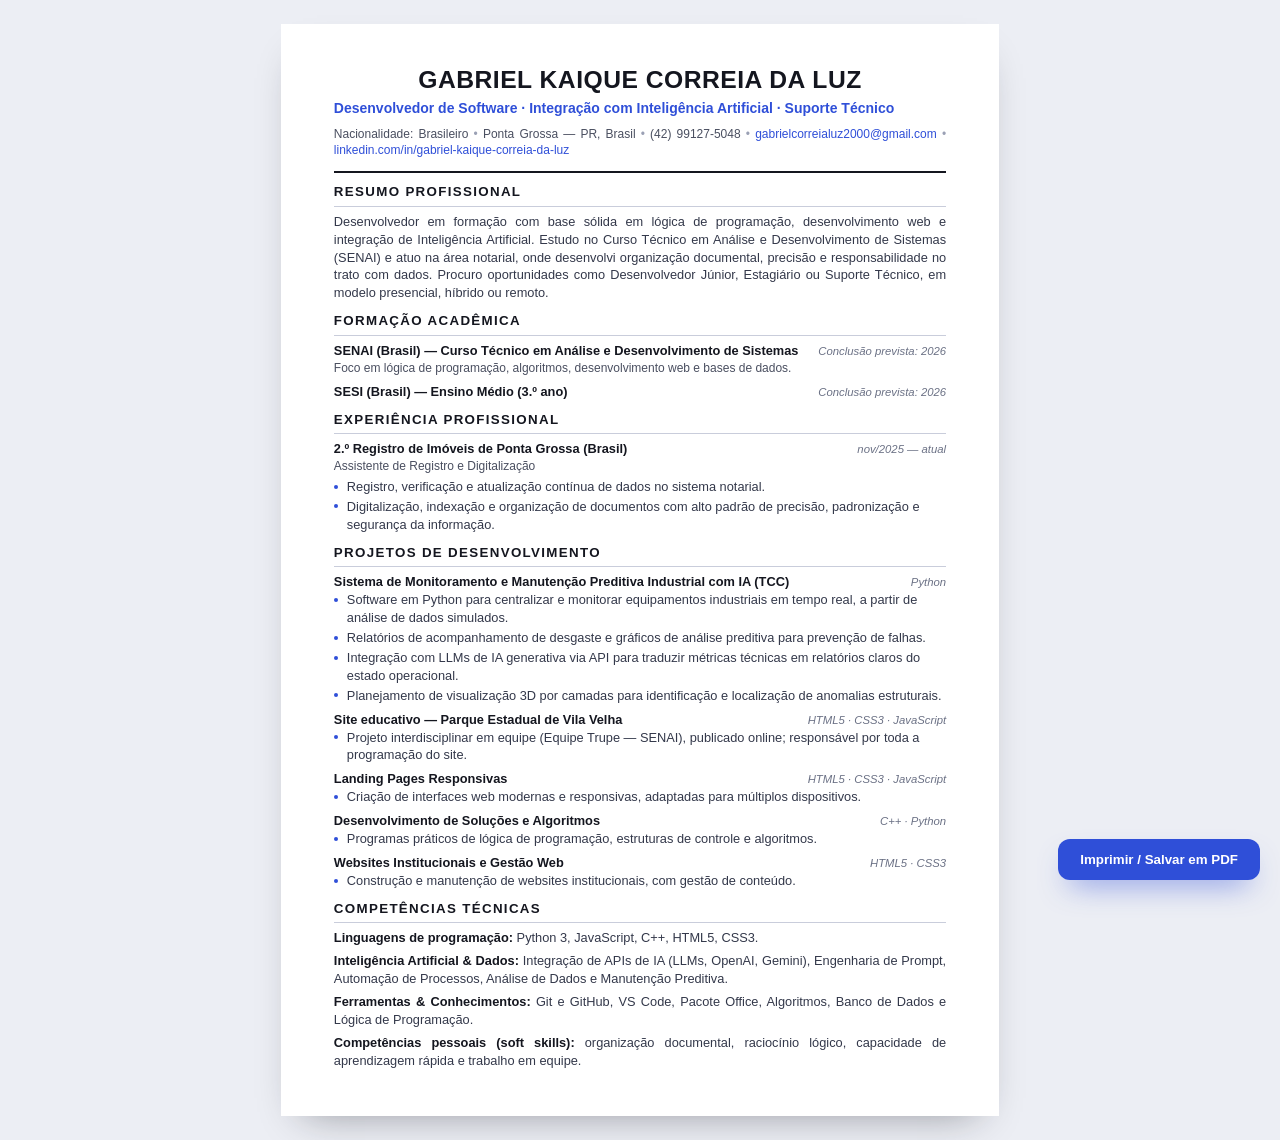
<file: curriculo.html>
<!DOCTYPE html>
<html lang="pt-BR">
<head>
  <meta charset="UTF-8" />
  <meta name="viewport" content="width=device-width, initial-scale=1.0" />
  <title>Currículo — Gabriel Kaique Correia da Luz</title>
  <meta name="description" content="Currículo de Gabriel Kaique Correia da Luz — Desenvolvedor de Software, Integração com Inteligência Artificial e Suporte Técnico." />
  <style>
    /* ===== Estilos do currículo (tela e impressão) ===== */
    @page {
      size: A4;
      margin: 11mm 14mm;
    }

    *,
    *::before,
    *::after {
      box-sizing: border-box;
      margin: 0;
      padding: 0;
    }

    body {
      font-family: "Helvetica Neue", Helvetica, Arial, sans-serif;
      color: #14161f;
      background: #eceef4;
      line-height: 1.4;
      font-size: 9.6pt;
      -webkit-print-color-adjust: exact;
      print-color-adjust: exact;
    }

    .folha {
      max-width: 190mm;
      margin: 24px auto;
      padding: 11mm 14mm;
      background: #fff;
      box-shadow: 0 18px 40px -22px rgba(20, 22, 31, 0.45);
    }

    /* ---------- Cabeçalho ---------- */
    .cabecalho {
      text-align: center;
      padding-bottom: 12px;
      border-bottom: 2px solid #14161f;
    }

    .nome {
      font-size: 18.5pt;
      font-weight: 700;
      letter-spacing: 0.02em;
      text-transform: uppercase;
      line-height: 1.15;
    }

    .cargo {
      margin-top: 5px;
      font-size: 10.5pt;
      font-weight: 600;
      color: #2f4fd8;
    }

    .dados {
      margin-top: 7px;
      font-size: 9pt;
      color: #4a4f60;
    }

    .dados span + span::before {
      content: " • ";
      color: #9aa0b4;
    }

    .dados a {
      color: #2f4fd8;
      text-decoration: none;
    }

    /* ---------- Seções ---------- */
    section {
      margin-top: 10px;
    }

    h2 {
      font-size: 10pt;
      font-weight: 700;
      letter-spacing: 0.1em;
      text-transform: uppercase;
      color: #14161f;
      padding-bottom: 4px;
      border-bottom: 1px solid #c9cddb;
      margin-bottom: 6px;
    }

    p {
      color: #33384a;
      text-align: justify;
    }

    .item {
      margin-bottom: 6px;
    }

    .item:last-child {
      margin-bottom: 0;
    }

    .item-topo {
      display: flex;
      justify-content: space-between;
      align-items: baseline;
      gap: 12px;
    }

    .item-titulo {
      font-weight: 700;
    }

    .item-data {
      font-size: 8.5pt;
      color: #6b7185;
      white-space: nowrap;
      font-style: italic;
    }

    .item-sub {
      font-size: 9pt;
      color: #4a4f60;
      margin-bottom: 3px;
    }

    .tags-tec {
      font-weight: 700;
      color: #2f4fd8;
    }

    ul {
      list-style: none;
    }

    ul.marcadores li {
      position: relative;
      padding-left: 13px;
      margin-bottom: 2px;
      color: #33384a;
    }

    ul.marcadores li::before {
      content: "";
      position: absolute;
      left: 0;
      top: 0.52em;
      width: 4px;
      height: 4px;
      border-radius: 50%;
      background: #2f4fd8;
    }

    .competencia {
      margin-bottom: 5px;
      color: #33384a;
    }

    .competencia strong {
      color: #14161f;
    }

    /* ---------- Botão (só na tela) ---------- */
    .botao-imprimir {
      position: fixed;
      right: 20px;
      bottom: 20px;
      padding: 13px 22px;
      border: none;
      border-radius: 12px;
      background: #2f4fd8;
      color: #fff;
      font-size: 10pt;
      font-weight: 700;
      font-family: inherit;
      cursor: pointer;
      box-shadow: 0 14px 30px -12px rgba(47, 79, 216, 0.7);
    }

    .botao-imprimir:hover {
      background: #2340bd;
    }

    @media print {
      body {
        background: #fff;
        font-size: 9.1pt;
        line-height: 1.34;
      }

      .folha {
        margin: 0;
        padding: 0;
        max-width: none;
        box-shadow: none;
      }

      .botao-imprimir {
        display: none;
      }

      section {
        page-break-inside: avoid;
      }

      a {
        color: #2f4fd8;
      }
    }
  </style>
</head>
<body>
  <div class="folha">
    <header class="cabecalho">
      <h1 class="nome">Gabriel Kaique Correia da Luz</h1>
      <p class="cargo">Desenvolvedor de Software · Integração com Inteligência Artificial · Suporte Técnico</p>
      <p class="dados">
        <span>Nacionalidade: Brasileiro</span>
        <span>Ponta Grossa — PR, Brasil</span>
        <span>(42) 99127-5048</span>
        <span><a href="mailto:gabrielcorreialuz2000@gmail.com">gabrielcorreialuz2000@gmail.com</a></span>
        <span><a href="https://www.linkedin.com/in/gabriel-kaique-correia-da-luz-a88342341">linkedin.com/in/gabriel-kaique-correia-da-luz</a></span>
      </p>
    </header>

    <section>
      <h2>Resumo profissional</h2>
      <p>
        Desenvolvedor em formação com base sólida em lógica de programação, desenvolvimento web e
        integração de Inteligência Artificial. Estudo no Curso Técnico em Análise e Desenvolvimento
        de Sistemas (SENAI) e atuo na área notarial, onde desenvolvi organização documental,
        precisão e responsabilidade no trato com dados. Procuro oportunidades como Desenvolvedor
        Júnior, Estagiário ou Suporte Técnico, em modelo presencial, híbrido ou remoto.
      </p>
    </section>

    <section>
      <h2>Formação acadêmica</h2>

      <div class="item">
        <div class="item-topo">
          <span class="item-titulo">SENAI (Brasil) — Curso Técnico em Análise e Desenvolvimento de Sistemas</span>
          <span class="item-data">Conclusão prevista: 2026</span>
        </div>
        <p class="item-sub">
          Foco em lógica de programação, algoritmos, desenvolvimento web e bases de dados.
        </p>
      </div>

      <div class="item">
        <div class="item-topo">
          <span class="item-titulo">SESI (Brasil) — Ensino Médio (3.º ano)</span>
          <span class="item-data">Conclusão prevista: 2026</span>
        </div>
      </div>
    </section>

    <section>
      <h2>Experiência profissional</h2>
      <div class="item">
        <div class="item-topo">
          <span class="item-titulo">2.º Registro de Imóveis de Ponta Grossa (Brasil)</span>
          <span class="item-data">nov/2025 — atual</span>
        </div>
        <p class="item-sub">Assistente de Registro e Digitalização</p>
        <ul class="marcadores">
          <li>Registro, verificação e atualização contínua de dados no sistema notarial.</li>
          <li>Digitalização, indexação e organização de documentos com alto padrão de precisão, padronização e segurança da informação.</li>
        </ul>
      </div>
    </section>

    <section>
      <h2>Projetos de desenvolvimento</h2>

      <div class="item">
        <div class="item-topo">
          <span class="item-titulo">Sistema de Monitoramento e Manutenção Preditiva Industrial com IA (TCC)</span>
          <span class="item-data">Python</span>
        </div>
        <ul class="marcadores">
          <li>Software em Python para centralizar e monitorar equipamentos industriais em tempo real, a partir de análise de dados simulados.</li>
          <li>Relatórios de acompanhamento de desgaste e gráficos de análise preditiva para prevenção de falhas.</li>
          <li>Integração com LLMs de IA generativa via API para traduzir métricas técnicas em relatórios claros do estado operacional.</li>
          <li>Planejamento de visualização 3D por camadas para identificação e localização de anomalias estruturais.</li>
        </ul>
      </div>

      <div class="item">
        <div class="item-topo">
          <span class="item-titulo">Site educativo — Parque Estadual de Vila Velha</span>
          <span class="item-data">HTML5 · CSS3 · JavaScript</span>
        </div>
        <ul class="marcadores">
          <li>Projeto interdisciplinar em equipe (Equipe Trupe — SENAI), publicado online; responsável por toda a programação do site.</li>
        </ul>
      </div>

      <div class="item">
        <div class="item-topo">
          <span class="item-titulo">Landing Pages Responsivas</span>
          <span class="item-data">HTML5 · CSS3 · JavaScript</span>
        </div>
        <ul class="marcadores">
          <li>Criação de interfaces web modernas e responsivas, adaptadas para múltiplos dispositivos.</li>
        </ul>
      </div>

      <div class="item">
        <div class="item-topo">
          <span class="item-titulo">Desenvolvimento de Soluções e Algoritmos</span>
          <span class="item-data">C++ · Python</span>
        </div>
        <ul class="marcadores">
          <li>Programas práticos de lógica de programação, estruturas de controle e algoritmos.</li>
        </ul>
      </div>

      <div class="item">
        <div class="item-topo">
          <span class="item-titulo">Websites Institucionais e Gestão Web</span>
          <span class="item-data">HTML5 · CSS3</span>
        </div>
        <ul class="marcadores">
          <li>Construção e manutenção de websites institucionais, com gestão de conteúdo.</li>
        </ul>
      </div>
    </section>

    <section>
      <h2>Competências técnicas</h2>
      <p class="competencia"><strong>Linguagens de programação:</strong> Python 3, JavaScript, C++, HTML5, CSS3.</p>
      <p class="competencia"><strong>Inteligência Artificial & Dados:</strong> Integração de APIs de IA (LLMs, OpenAI, Gemini), Engenharia de Prompt, Automação de Processos, Análise de Dados e Manutenção Preditiva.</p>
      <p class="competencia"><strong>Ferramentas & Conhecimentos:</strong> Git e GitHub, VS Code, Pacote Office, Algoritmos, Banco de Dados e Lógica de Programação.</p>
      <p class="competencia"><strong>Competências pessoais (soft skills):</strong> organização documental, raciocínio lógico, capacidade de aprendizagem rápida e trabalho em equipe.</p>
    </section>
  </div>

  <button class="botao-imprimir" type="button" onclick="window.print()">Imprimir / Salvar em PDF</button>
</body>
</html>
</file>
<file: style.css>
/* =========================================================
   PORTFÓLIO — Folha de estilos principal
   Sumário:
   01. Reset & variáveis
   02. Base & utilitários
   03. Fundo decorativo
   04. Cabeçalho & navegação
   05. Hero
   06. Seções (base)
   07. Sobre
   08. Habilidades
   09. Projetos
   10. Formação (timeline)
   11. Contato
   12. Rodapé
   13. Botões & componentes
   14. Animações
   15. Responsivo
   ========================================================= */

/* ================= 01. RESET & VARIÁVEIS ================= */
*,
*::before,
*::after {
  box-sizing: border-box;
  margin: 0;
  padding: 0;
}

:root {
  /* Cores de destaque */
  --accent: #6c5ce7;
  --accent-2: #00d9c0;
  --accent-3: #ff6b9d;

  /* Tipografia */
  --font-body: "Inter", system-ui, -apple-system, "Segoe UI", sans-serif;
  --font-title: "Sora", "Inter", system-ui, sans-serif;

  /* Layout */
  --container: 1160px;
  --radius: 18px;
  --radius-sm: 12px;
  --header-h: 74px;

  /* Transições */
  --t: 0.35s cubic-bezier(0.4, 0, 0.2, 1);
  --t-fast: 0.2s ease;
}

/* ---- Tema escuro (padrão) ---- */
html[data-theme="dark"] {
  --bg: #080a14;
  --bg-alt: #0d1020;
  --surface: rgba(255, 255, 255, 0.045);
  --surface-2: rgba(255, 255, 255, 0.075);
  --border: rgba(255, 255, 255, 0.09);
  --border-strong: rgba(255, 255, 255, 0.16);
  --text: #e9ecf6;
  --text-soft: #a4abc4;
  --text-dim: #767e99;
  --shadow: 0 24px 60px -22px rgba(0, 0, 0, 0.85);
  --blob-op: 0.5;
  --grid-line: rgba(255, 255, 255, 0.028);
}

/* ---- Tema claro ---- */
html[data-theme="light"] {
  --bg: #f6f7fc;
  --bg-alt: #eceefa;
  --surface: rgba(255, 255, 255, 0.9);
  --surface-2: #ffffff;
  --border: rgba(16, 20, 50, 0.1);
  --border-strong: rgba(16, 20, 50, 0.18);
  --text: #12162c;
  --text-soft: #4c5474;
  --text-dim: #6f7796;
  --shadow: 0 24px 55px -26px rgba(20, 25, 70, 0.35);
  --blob-op: 0.28;
  --grid-line: rgba(20, 25, 70, 0.04);
}

/* ================= 02. BASE & UTILITÁRIOS ================= */
html {
  scroll-behavior: smooth;
  scroll-padding-top: calc(var(--header-h) + 16px);
  -webkit-text-size-adjust: 100%;
}

body {
  font-family: var(--font-body);
  background: var(--bg);
  color: var(--text);
  line-height: 1.7;
  font-size: 16px;
  overflow-x: hidden;
  transition: background var(--t), color var(--t);
}

img {
  max-width: 100%;
  display: block;
}

a {
  color: inherit;
  text-decoration: none;
}

ul {
  list-style: none;
}

button {
  font-family: inherit;
  cursor: pointer;
  border: none;
  background: none;
  color: inherit;
}

code {
  font-family: ui-monospace, "Cascadia Code", Consolas, monospace;
  font-size: 0.88em;
  background: var(--surface-2);
  border: 1px solid var(--border);
  padding: 2px 7px;
  border-radius: 7px;
}

::selection {
  background: var(--accent);
  color: #fff;
}

.container {
  width: 100%;
  max-width: var(--container);
  margin: 0 auto;
  padding: 0 22px;
}

.gradient-text {
  background: linear-gradient(120deg, var(--accent), var(--accent-2) 55%, var(--accent-3));
  -webkit-background-clip: text;
  background-clip: text;
  color: transparent;
}

.accent {
  color: var(--accent);
}

/* ---- Ícones SVG (sprite interno, sem dependência externa) ---- */
.icon {
  width: 1.15em;
  height: 1.15em;
  display: inline-block;
  flex-shrink: 0;
  vertical-align: -0.15em;
  fill: currentColor;
}

.icon-xs { width: 15px; height: 15px; }
.icon-sm { width: 17px; height: 17px; }
.icon-md { width: 22px; height: 22px; }
.icon-lg { width: 30px; height: 30px; }
.icon-xl { width: 3.1rem; height: 3.1rem; }

/* Barra de progresso de scroll */
.scroll-progress {
  position: fixed;
  top: 0;
  left: 0;
  height: 3px;
  width: 0;
  background: linear-gradient(90deg, var(--accent), var(--accent-2), var(--accent-3));
  z-index: 999;
  transition: width 0.1s linear;
}

/* ================= 03. FUNDO DECORATIVO ================= */
.bg-decor {
  position: fixed;
  inset: 0;
  z-index: -1;
  overflow: hidden;
  pointer-events: none;
}

.blob {
  position: absolute;
  border-radius: 50%;
  filter: blur(110px);
  opacity: var(--blob-op);
  transition: opacity var(--t);
}

.blob-1 {
  width: 520px;
  height: 520px;
  background: #6c5ce7;
  top: -160px;
  left: -140px;
  animation: floatBlob 18s ease-in-out infinite;
}

.blob-2 {
  width: 460px;
  height: 460px;
  background: #00d9c0;
  top: 22%;
  right: -170px;
  animation: floatBlob 22s ease-in-out infinite reverse;
}

.blob-3 {
  width: 400px;
  height: 400px;
  background: #ff6b9d;
  bottom: -140px;
  left: 32%;
  animation: floatBlob 26s ease-in-out infinite;
}

.grid-overlay {
  position: absolute;
  inset: 0;
  background-image: linear-gradient(var(--grid-line) 1px, transparent 1px),
    linear-gradient(90deg, var(--grid-line) 1px, transparent 1px);
  background-size: 60px 60px;
  mask-image: radial-gradient(ellipse 80% 60% at 50% 40%, #000 30%, transparent 100%);
  -webkit-mask-image: radial-gradient(ellipse 80% 60% at 50% 40%, #000 30%, transparent 100%);
}

@keyframes floatBlob {
  0%, 100% { transform: translate(0, 0) scale(1); }
  33% { transform: translate(60px, -40px) scale(1.12); }
  66% { transform: translate(-45px, 45px) scale(0.94); }
}

/* ================= 04. CABEÇALHO & NAVEGAÇÃO ================= */
.site-header {
  position: fixed;
  top: 0;
  left: 0;
  right: 0;
  height: var(--header-h);
  z-index: 100;
  display: flex;
  align-items: center;
  transition: background var(--t), border-color var(--t), backdrop-filter var(--t);
  border-bottom: 1px solid transparent;
}

.site-header.scrolled {
  background: color-mix(in srgb, var(--bg) 78%, transparent);
  backdrop-filter: blur(16px) saturate(160%);
  -webkit-backdrop-filter: blur(16px) saturate(160%);
  border-bottom-color: var(--border);
}

.header-inner {
  display: flex;
  align-items: center;
  justify-content: space-between;
  gap: 20px;
}

.logo {
  display: flex;
  align-items: center;
  gap: 10px;
  font-family: var(--font-title);
  font-weight: 700;
  font-size: 1.05rem;
  letter-spacing: -0.02em;
}

.logo-mark {
  display: grid;
  place-items: center;
  width: 36px;
  height: 36px;
  border-radius: 11px;
  background: linear-gradient(135deg, var(--accent), #8f7ff7);
  color: #fff;
  font-size: 0.85rem;
  font-weight: 800;
  box-shadow: 0 8px 20px -8px var(--accent);
}

.nav {
  display: flex;
  align-items: center;
  gap: 4px;
}

.nav-link {
  position: relative;
  padding: 9px 14px;
  border-radius: 10px;
  font-size: 0.9rem;
  font-weight: 500;
  color: var(--text-soft);
  transition: color var(--t-fast), background var(--t-fast);
}

.nav-link:hover {
  color: var(--text);
  background: var(--surface);
}

.nav-link.active {
  color: var(--text);
}

.nav-link.active::after {
  content: "";
  position: absolute;
  left: 50%;
  bottom: 2px;
  transform: translateX(-50%);
  width: 20px;
  height: 2px;
  border-radius: 2px;
  background: linear-gradient(90deg, var(--accent), var(--accent-2));
}

.header-actions {
  display: flex;
  align-items: center;
  gap: 10px;
}

.icon-btn {
  display: grid;
  place-items: center;
  width: 40px;
  height: 40px;
  border-radius: 12px;
  border: 1px solid var(--border);
  background: var(--surface);
  color: var(--text-soft);
  transition: var(--t-fast);
}

.icon-btn:hover {
  color: var(--text);
  border-color: var(--border-strong);
  transform: translateY(-2px);
}

/* Alternância de ícones do tema */
.ico-moon { display: none; }
html[data-theme="light"] .ico-sun { display: none; }
html[data-theme="light"] .ico-moon { display: block; }

/* Hambúrguer */
.hamburger {
  display: none;
  flex-direction: column;
  justify-content: center;
  gap: 5px;
  width: 40px;
  height: 40px;
  border-radius: 12px;
  border: 1px solid var(--border);
  background: var(--surface);
  padding: 0 10px;
}

.hamburger span {
  display: block;
  height: 2px;
  width: 100%;
  border-radius: 2px;
  background: var(--text);
  transition: var(--t);
}

.hamburger.open span:nth-child(1) { transform: translateY(7px) rotate(45deg); }
.hamburger.open span:nth-child(2) { opacity: 0; }
.hamburger.open span:nth-child(3) { transform: translateY(-7px) rotate(-45deg); }

/* ================= 05. HERO ================= */
.hero {
  position: relative;
  min-height: 100vh;
  display: flex;
  align-items: center;
  padding: calc(var(--header-h) + 60px) 0 90px;
}

.hero-inner {
  display: grid;
  grid-template-columns: 1.15fr 0.85fr;
  align-items: center;
  gap: 60px;
}

.badge {
  display: inline-flex;
  align-items: center;
  gap: 9px;
  padding: 7px 15px;
  border-radius: 100px;
  border: 1px solid var(--border-strong);
  background: var(--surface);
  font-size: 0.8rem;
  font-weight: 500;
  color: var(--text-soft);
  margin-bottom: 26px;
}

.badge .dot {
  width: 8px;
  height: 8px;
  border-radius: 50%;
  background: #22d37f;
  box-shadow: 0 0 0 0 rgba(34, 211, 127, 0.7);
  animation: pulse 2.2s infinite;
}

@keyframes pulse {
  0% { box-shadow: 0 0 0 0 rgba(34, 211, 127, 0.6); }
  70% { box-shadow: 0 0 0 10px rgba(34, 211, 127, 0); }
  100% { box-shadow: 0 0 0 0 rgba(34, 211, 127, 0); }
}

.hero-title {
  font-family: var(--font-title);
  font-size: clamp(2.2rem, 5.4vw, 3.9rem);
  font-weight: 800;
  line-height: 1.08;
  letter-spacing: -0.035em;
  margin-bottom: 14px;
}

.hero-role {
  font-family: var(--font-title);
  font-size: clamp(1.05rem, 2.4vw, 1.5rem);
  font-weight: 600;
  color: var(--accent-2);
  min-height: 1.6em;
  margin-bottom: 20px;
}

.cursor {
  display: inline-block;
  color: var(--accent);
  animation: blink 1s step-end infinite;
  font-weight: 300;
}

@keyframes blink {
  0%, 100% { opacity: 1; }
  50% { opacity: 0; }
}

.hero-desc {
  max-width: 560px;
  color: var(--text-soft);
  font-size: 1.02rem;
  margin-bottom: 34px;
}

.hero-desc strong {
  color: var(--text);
  font-weight: 600;
}

.hero-actions {
  display: flex;
  flex-wrap: wrap;
  gap: 14px;
  margin-bottom: 38px;
}

.socials {
  display: flex;
  gap: 12px;
}

.socials a {
  display: grid;
  place-items: center;
  width: 44px;
  height: 44px;
  border-radius: 13px;
  border: 1px solid var(--border);
  background: var(--surface);
  color: var(--text-soft);
  transition: var(--t);
}

.socials a:hover {
  color: #fff;
  background: var(--accent);
  border-color: var(--accent);
  transform: translateY(-4px);
  box-shadow: 0 14px 28px -12px var(--accent);
}

/* ---- Foto de perfil ---- */
.hero-photo {
  position: relative;
  display: flex;
  justify-content: center;
}

.photo-wrap {
  position: relative;
  width: min(360px, 78vw);
}

.photo-frame {
  position: relative;
  width: 100%;
  aspect-ratio: 4 / 5;
  border-radius: 28px;
  overflow: hidden;
  background: linear-gradient(160deg, var(--surface-2), var(--surface));
  border: 1px solid var(--border-strong);
  box-shadow: var(--shadow);
  animation: floatCard 7s ease-in-out infinite;
}

.photo {
  width: 100%;
  height: 100%;
  object-fit: cover;
  object-position: center 22%;
  transition: transform 0.7s cubic-bezier(0.2, 0.8, 0.2, 1), filter var(--t);
  position: relative;
  z-index: 2;
}

.photo-frame:hover .photo {
  transform: scale(1.045);
}

/* Caso a foto não seja encontrada, este avatar aparece */
.photo-fallback {
  position: absolute;
  inset: 0;
  display: none;
  place-items: center;
  font-family: var(--font-title);
  font-size: 4.5rem;
  font-weight: 800;
  color: #fff;
  background: linear-gradient(140deg, var(--accent), var(--accent-3));
  z-index: 1;
  letter-spacing: -0.04em;
}

.photo-frame.no-photo .photo { display: none; }
.photo-frame.no-photo .photo-fallback { display: grid; }

.photo-glow {
  position: absolute;
  inset: -35%;
  background: conic-gradient(from 200deg, var(--accent), var(--accent-2), var(--accent-3), var(--accent));
  filter: blur(48px);
  opacity: 0.55;
  z-index: 0;
  animation: spin 14s linear infinite;
}

.photo-ring {
  position: absolute;
  inset: 0;
  border-radius: 28px;
  box-shadow: inset 0 0 0 1px rgba(255, 255, 255, 0.14),
    inset 0 -90px 90px -50px rgba(0, 0, 0, 0.7);
  z-index: 3;
  pointer-events: none;
}

@keyframes spin {
  to { transform: rotate(360deg); }
}

@keyframes floatCard {
  0%, 100% { transform: translateY(0); }
  50% { transform: translateY(-16px); }
}

/* Chips flutuantes ao redor da foto */
.floating-chip {
  position: absolute;
  display: inline-flex;
  align-items: center;
  gap: 7px;
  padding: 9px 15px;
  border-radius: 100px;
  background: color-mix(in srgb, var(--bg-alt) 88%, transparent);
  border: 1px solid var(--border-strong);
  backdrop-filter: blur(10px);
  font-size: 0.82rem;
  font-weight: 600;
  box-shadow: var(--shadow);
  z-index: 4;
  animation: floatCard 5.5s ease-in-out infinite;
}

.floating-chip .icon {
  color: var(--accent);
}

.chip-1 { top: 8%; left: -18px; animation-delay: 0.4s; }
.chip-2 { top: 46%; right: -26px; animation-delay: 1.1s; }
.chip-3 { bottom: 9%; left: -10px; animation-delay: 1.8s; }

.scroll-hint {
  position: absolute;
  bottom: 26px;
  left: 50%;
  transform: translateX(-50%);
  display: flex;
  flex-direction: column;
  align-items: center;
  gap: 8px;
  color: var(--text-dim);
  font-size: 0.72rem;
  letter-spacing: 0.08em;
  text-transform: uppercase;
}

.mouse {
  width: 22px;
  height: 34px;
  border: 2px solid var(--text-dim);
  border-radius: 12px;
  position: relative;
}

.mouse::after {
  content: "";
  position: absolute;
  top: 6px;
  left: 50%;
  transform: translateX(-50%);
  width: 3px;
  height: 7px;
  border-radius: 3px;
  background: var(--text-dim);
  animation: scrollDot 1.8s infinite;
}

@keyframes scrollDot {
  0% { opacity: 0; transform: translate(-50%, 0); }
  40% { opacity: 1; }
  100% { opacity: 0; transform: translate(-50%, 12px); }
}

/* ================= 06. SEÇÕES (BASE) ================= */
.section {
  padding: 100px 0;
  position: relative;
}

.section-alt {
  background: color-mix(in srgb, var(--bg-alt) 70%, transparent);
  border-top: 1px solid var(--border);
  border-bottom: 1px solid var(--border);
}

.section-head {
  max-width: 680px;
  margin-bottom: 58px;
}

.section-tag {
  display: inline-block;
  font-size: 0.78rem;
  font-weight: 700;
  letter-spacing: 0.14em;
  text-transform: uppercase;
  color: var(--accent);
  margin-bottom: 14px;
}

.section-title {
  font-family: var(--font-title);
  font-size: clamp(1.75rem, 3.8vw, 2.6rem);
  font-weight: 800;
  letter-spacing: -0.03em;
  line-height: 1.15;
  margin-bottom: 14px;
}

.section-sub {
  color: var(--text-soft);
  font-size: 1rem;
}

/* ================= 07. SOBRE ================= */
.about-grid {
  display: grid;
  grid-template-columns: 1.35fr 0.65fr;
  gap: 54px;
  align-items: start;
}

.about-text p {
  color: var(--text-soft);
  margin-bottom: 17px;
}

.about-text strong {
  color: var(--text);
  font-weight: 600;
}

.about-info {
  display: grid;
  grid-template-columns: repeat(2, minmax(0, 1fr));
  gap: 14px;
  margin-top: 32px;
}

.info-item {
  display: flex;
  flex-direction: column;
  gap: 3px;
  padding: 15px 18px;
  border-radius: var(--radius-sm);
  border: 1px solid var(--border);
  background: var(--surface);
  font-size: 0.9rem;
  font-weight: 500;
}

.info-label {
  display: inline-flex;
  align-items: center;
  gap: 7px;
  font-size: 0.76rem;
  color: var(--text-dim);
  text-transform: uppercase;
  letter-spacing: 0.06em;
  font-weight: 600;
}

.about-stats {
  display: grid;
  grid-template-columns: repeat(2, minmax(0, 1fr));
  gap: 14px;
  position: sticky;
  top: calc(var(--header-h) + 22px);
}

.stat-card {
  display: flex;
  flex-direction: column;
  gap: 6px;
  padding: 22px 18px;
  border-radius: var(--radius);
  border: 1px solid var(--border);
  background: var(--surface);
  transition: var(--t);
}

.stat-card:hover {
  transform: translateY(-5px);
  border-color: var(--border-strong);
  box-shadow: var(--shadow);
}

.stat-number {
  font-family: var(--font-title);
  font-size: 2.1rem;
  font-weight: 800;
  letter-spacing: -0.04em;
  background: linear-gradient(120deg, var(--accent), var(--accent-2));
  -webkit-background-clip: text;
  background-clip: text;
  color: transparent;
  line-height: 1.1;
}

.stat-label {
  font-size: 0.8rem;
  color: var(--text-dim);
  line-height: 1.4;
}

/* ================= 08. HABILIDADES ================= */
.skills-grid {
  display: grid;
  grid-template-columns: repeat(auto-fit, minmax(300px, 1fr));
  gap: 22px;
}

.skill-card {
  padding: 30px 26px;
  border-radius: var(--radius);
  border: 1px solid var(--border);
  background: var(--surface);
  backdrop-filter: blur(10px);
  transition: var(--t);
}

.skill-card:hover {
  transform: translateY(-6px);
  border-color: var(--border-strong);
  box-shadow: var(--shadow);
}

.skill-card-head {
  display: flex;
  align-items: center;
  gap: 13px;
  margin-bottom: 24px;
  padding-bottom: 18px;
  border-bottom: 1px solid var(--border);
}

.skill-icon {
  display: grid;
  place-items: center;
  width: 42px;
  height: 42px;
  border-radius: 12px;
  background: var(--surface-2);
  border: 1px solid var(--border);
  color: var(--accent);
}

.skill-card-head h3 {
  font-family: var(--font-title);
  font-size: 1.03rem;
  font-weight: 700;
  letter-spacing: -0.015em;
}

.skill-list {
  display: flex;
  flex-direction: column;
  gap: 10px;
}

.skill-list li {
  display: flex;
  align-items: center;
  gap: 12px;
  padding: 11px 14px;
  border-radius: 12px;
  border: 1px solid var(--border);
  background: var(--surface-2);
  font-size: 0.9rem;
  font-weight: 500;
  transition: var(--t-fast);
}

.skill-list li:hover {
  border-color: var(--accent);
  background: color-mix(in srgb, var(--accent) 10%, transparent);
  transform: translateX(5px);
}

.skill-list .icon {
  color: var(--accent);
}

/* Nuvem de tecnologias */
.tech-cloud-title {
  margin-top: 46px;
  margin-bottom: 4px;
  font-size: 0.8rem;
  font-weight: 700;
  letter-spacing: 0.1em;
  text-transform: uppercase;
  color: var(--text-dim);
}

.tech-cloud {
  display: flex;
  flex-wrap: wrap;
  gap: 10px;
  margin-top: 14px;
}

.tech-chip {
  display: inline-flex;
  align-items: center;
  gap: 8px;
  padding: 8px 15px;
  border-radius: 100px;
  border: 1px solid var(--border);
  background: var(--surface);
  font-size: 0.83rem;
  font-weight: 500;
  color: var(--text-soft);
  transition: var(--t-fast);
}

.tech-chip .icon {
  color: var(--text-dim);
  transition: color var(--t-fast);
}

.tech-chip:hover .icon {
  color: var(--accent);
}

.tech-chip:hover {
  color: var(--text);
  border-color: var(--accent);
  background: color-mix(in srgb, var(--accent) 14%, transparent);
  transform: translateY(-3px);
}

/* ================= 09. PROJETOS ================= */
.filters {
  display: flex;
  flex-wrap: wrap;
  gap: 9px;
  margin-bottom: 34px;
}

.filter-btn {
  padding: 9px 18px;
  border-radius: 100px;
  border: 1px solid var(--border);
  background: var(--surface);
  font-size: 0.85rem;
  font-weight: 500;
  color: var(--text-soft);
  transition: var(--t-fast);
}

.filter-btn:hover {
  color: var(--text);
  border-color: var(--border-strong);
}

.filter-btn.active {
  background: var(--accent);
  border-color: var(--accent);
  color: #fff;
  box-shadow: 0 10px 24px -12px var(--accent);
}

.projects-grid {
  display: grid;
  grid-template-columns: repeat(auto-fill, minmax(310px, 1fr));
  gap: 22px;
}

.project-card {
  position: relative;
  display: flex;
  flex-direction: column;
  border-radius: var(--radius);
  border: 1px solid var(--border);
  background: var(--surface);
  overflow: hidden;
  transition: transform var(--t), border-color var(--t), box-shadow var(--t), opacity 0.35s, scale 0.35s;
  animation: cardIn 0.45s ease backwards;
}

.project-card:hover {
  transform: translateY(-7px);
  border-color: var(--border-strong);
  box-shadow: var(--shadow);
}

.project-card.hide {
  display: none;
}

@keyframes cardIn {
  from {
    opacity: 0;
    transform: translateY(18px);
  }
  to {
    opacity: 1;
    transform: translateY(0);
  }
}

.project-thumb {
  position: relative;
  height: 170px;
  display: grid;
  place-items: center;
  background: linear-gradient(140deg, color-mix(in srgb, var(--accent) 30%, var(--bg-alt)), color-mix(in srgb, var(--accent-2) 22%, var(--bg-alt)));
  background-size: cover;
  background-position: center;
  border-bottom: 1px solid var(--border);
}

.project-thumb .icon {
  position: relative;
  z-index: 1;
  color: var(--accent);
  opacity: 0.92;
  transition: transform var(--t), opacity var(--t);
}

.project-card:hover .project-thumb .icon {
  transform: scale(1.12);
  opacity: 1;
}

.project-thumb::after {
  content: "";
  position: absolute;
  inset: 0;
  background: linear-gradient(180deg, transparent 40%, color-mix(in srgb, var(--bg) 65%, transparent));
}

.project-badge {
  position: absolute;
  top: 13px;
  left: 13px;
  z-index: 2;
  padding: 5px 12px;
  border-radius: 100px;
  font-size: 0.7rem;
  font-weight: 700;
  letter-spacing: 0.05em;
  text-transform: uppercase;
  color: #fff;
  background: color-mix(in srgb, var(--accent) 85%, #000);
  backdrop-filter: blur(6px);
}

.project-destaque {
  position: absolute;
  top: 13px;
  right: 13px;
  z-index: 2;
  padding: 5px 11px;
  border-radius: 100px;
  font-size: 0.7rem;
  font-weight: 700;
  color: #04121a;
  background: linear-gradient(120deg, var(--accent-2), #7ff5e3);
}

.project-body {
  display: flex;
  flex-direction: column;
  flex: 1;
  padding: 22px 22px 24px;
}

.project-body h3 {
  font-family: var(--font-title);
  font-size: 1.1rem;
  font-weight: 700;
  letter-spacing: -0.02em;
  margin-bottom: 9px;
}

.project-body p {
  color: var(--text-soft);
  font-size: 0.92rem;
  margin-bottom: 16px;
  flex: 1;
}

.project-tags {
  display: flex;
  flex-wrap: wrap;
  gap: 7px;
  margin-bottom: 20px;
}

.project-tags span {
  padding: 4px 11px;
  border-radius: 8px;
  font-size: 0.74rem;
  font-weight: 600;
  color: var(--accent-2);
  background: color-mix(in srgb, var(--accent-2) 13%, transparent);
  border: 1px solid color-mix(in srgb, var(--accent-2) 25%, transparent);
}

.project-links {
  display: flex;
  gap: 10px;
}

.project-links a {
  display: inline-flex;
  align-items: center;
  gap: 7px;
  padding: 9px 15px;
  border-radius: 10px;
  font-size: 0.83rem;
  font-weight: 600;
  border: 1px solid var(--border);
  background: var(--surface-2);
  color: var(--text);
  transition: var(--t-fast);
}

.project-links a:hover {
  border-color: var(--accent);
  background: color-mix(in srgb, var(--accent) 16%, transparent);
  transform: translateY(-2px);
}

.project-links a.primary {
  background: var(--accent);
  border-color: var(--accent);
  color: #fff;
}

.project-links a.primary:hover {
  background: color-mix(in srgb, var(--accent) 82%, #000);
}

.projects-empty {
  grid-column: 1 / -1;
  padding: 60px 20px;
  text-align: center;
  color: var(--text-dim);
  border: 1px dashed var(--border-strong);
  border-radius: var(--radius);
}

/* ============ SEÇÃO CURRÍCULO ============ */
.cv-actions {
  display: flex;
  flex-wrap: wrap;
  gap: 12px;
  margin-top: 26px;
}

.cv-layout {
  display: grid;
  grid-template-columns: 1fr 1fr;
  gap: 32px;
  align-items: start;
}

.cv-column {
  display: flex;
  flex-direction: column;
  gap: 20px;
}

.cv-card {
  padding: 26px 26px 24px;
  border-radius: var(--radius);
  border: 1px solid var(--border);
  background: var(--surface);
  backdrop-filter: blur(10px);
  transition: var(--t);
}

.cv-card:hover {
  border-color: var(--border-strong);
}

.cv-title {
  font-family: var(--font-title);
  font-size: 1.02rem;
  font-weight: 700;
  letter-spacing: -0.015em;
  margin-bottom: 14px;
  padding-bottom: 12px;
  border-bottom: 1px solid var(--border);
}

.cv-card p {
  color: var(--text-soft);
  font-size: 0.94rem;
}

.cv-group + .cv-group {
  margin-top: 20px;
}

.cv-group h4 {
  font-size: 0.76rem;
  font-weight: 700;
  letter-spacing: 0.08em;
  text-transform: uppercase;
  color: var(--text-dim);
  margin-bottom: 10px;
}

.cv-tags {
  display: flex;
  flex-wrap: wrap;
  gap: 7px;
}

.cv-tags li {
  padding: 5px 12px;
  border-radius: 8px;
  font-size: 0.78rem;
  font-weight: 600;
  color: var(--accent-2);
  background: color-mix(in srgb, var(--accent-2) 12%, transparent);
  border: 1px solid color-mix(in srgb, var(--accent-2) 24%, transparent);
}

.cv-list {
  display: flex;
  flex-direction: column;
  gap: 11px;
}

.cv-list li {
  display: flex;
  align-items: flex-start;
  gap: 11px;
  font-size: 0.9rem;
  color: var(--text-soft);
}

.cv-list .icon {
  color: var(--accent);
  margin-top: 3px;
}

.cv-side-title {
  font-family: var(--font-title);
  font-size: 1.02rem;
  font-weight: 700;
  letter-spacing: -0.015em;
  color: var(--text);
}

/* ================= 10. FORMAÇÃO ================= */
.timeline {
  position: relative;
  max-width: 860px;
  padding-left: 34px;
}

.timeline::before {
  content: "";
  position: absolute;
  left: 8px;
  top: 8px;
  bottom: 8px;
  width: 2px;
  background: linear-gradient(180deg, var(--accent), var(--accent-2), transparent);
  border-radius: 2px;
}

.timeline-item {
  position: relative;
  padding-bottom: 34px;
}

.timeline-item:last-child {
  padding-bottom: 0;
}

.timeline-dot {
  position: absolute;
  left: -34px;
  top: 8px;
  width: 18px;
  height: 18px;
  border-radius: 50%;
  background: var(--bg);
  border: 3px solid var(--accent);
  box-shadow: 0 0 0 4px color-mix(in srgb, var(--accent) 18%, transparent);
}

.timeline-content {
  padding: 26px 26px 24px;
  border-radius: var(--radius);
  border: 1px solid var(--border);
  background: var(--surface);
  transition: var(--t);
}

.timeline-content:hover {
  border-color: var(--border-strong);
  transform: translateX(5px);
}

.timeline-date {
  display: inline-block;
  font-size: 0.76rem;
  font-weight: 700;
  letter-spacing: 0.06em;
  text-transform: uppercase;
  color: var(--accent);
  margin-bottom: 10px;
}

.timeline-content h3 {
  font-family: var(--font-title);
  font-size: 1.08rem;
  font-weight: 700;
  letter-spacing: -0.02em;
  margin-bottom: 4px;
}

.timeline-content h4 {
  font-size: 0.9rem;
  font-weight: 600;
  color: var(--text-dim);
  margin-bottom: 12px;
}

.timeline-content p {
  color: var(--text-soft);
  font-size: 0.94rem;
  margin-bottom: 14px;
}

.timeline-tags {
  display: flex;
  flex-wrap: wrap;
  gap: 7px;
}

.timeline-tags li {
  padding: 4px 11px;
  border-radius: 8px;
  font-size: 0.74rem;
  font-weight: 600;
  background: var(--surface-2);
  border: 1px solid var(--border);
  color: var(--text-soft);
}

/* ================= 11. CONTATO ================= */
.contact-grid {
  display: grid;
  grid-template-columns: 0.85fr 1.15fr;
  gap: 34px;
  align-items: start;
}

.contact-info {
  display: flex;
  flex-direction: column;
  gap: 13px;
}

.contact-card {
  display: flex;
  align-items: center;
  gap: 15px;
  padding: 18px 20px;
  border-radius: var(--radius-sm);
  border: 1px solid var(--border);
  background: var(--surface);
  transition: var(--t);
}

.contact-card:hover {
  transform: translateX(6px);
  border-color: var(--accent);
  background: color-mix(in srgb, var(--accent) 9%, var(--surface));
}

.contact-ico {
  display: grid;
  place-items: center;
  flex-shrink: 0;
  width: 42px;
  height: 42px;
  border-radius: 12px;
  background: linear-gradient(135deg, var(--accent), var(--accent-2));
  color: #fff;
}

.contact-card strong {
  display: block;
  font-size: 0.9rem;
  font-weight: 600;
}

.contact-card small {
  font-size: 0.82rem;
  color: var(--text-dim);
}

.contact-form {
  padding: 32px 30px;
  border-radius: var(--radius);
  border: 1px solid var(--border);
  background: var(--surface);
  backdrop-filter: blur(10px);
}

/* Campo armadilha antispam (invisível para humanos) */
.contact-form .honey {
  display: none;
}

.field {
  margin-bottom: 18px;
}

.field label {
  display: block;
  font-size: 0.83rem;
  font-weight: 600;
  margin-bottom: 7px;
  color: var(--text-soft);
}

.field input,
.field textarea {
  width: 100%;
  padding: 13px 16px;
  border-radius: var(--radius-sm);
  border: 1px solid var(--border);
  background: var(--surface-2);
  color: var(--text);
  font-family: inherit;
  font-size: 0.94rem;
  resize: vertical;
  transition: var(--t-fast);
}

.field input:focus,
.field textarea:focus {
  outline: none;
  border-color: var(--accent);
  box-shadow: 0 0 0 4px color-mix(in srgb, var(--accent) 16%, transparent);
}

.field input::placeholder,
.field textarea::placeholder {
  color: var(--text-dim);
}

.field.invalid input,
.field.invalid textarea {
  border-color: #ff5f6d;
  box-shadow: 0 0 0 4px rgba(255, 95, 109, 0.12);
}

.error-msg {
  display: block;
  min-height: 15px;
  margin-top: 5px;
  font-size: 0.76rem;
  color: #ff7b85;
}

.form-note {
  margin-top: 14px;
  font-size: 0.85rem;
  text-align: center;
  color: var(--accent-2);
  min-height: 20px;
}

/* ================= 12. RODAPÉ ================= */
.site-footer {
  padding: 54px 0 34px;
  border-top: 1px solid var(--border);
  background: color-mix(in srgb, var(--bg-alt) 60%, transparent);
}

.footer-inner {
  display: flex;
  flex-direction: column;
  align-items: center;
  gap: 22px;
  text-align: center;
}

.footer-brand .logo-mark {
  display: inline-grid;
  vertical-align: middle;
  margin-right: 9px;
}

.footer-brand .logo-text {
  font-family: var(--font-title);
  font-weight: 700;
  font-size: 1.05rem;
  vertical-align: middle;
}

.footer-brand p {
  margin-top: 12px;
  font-size: 0.86rem;
  color: var(--text-dim);
}

.footer-nav {
  display: flex;
  flex-wrap: wrap;
  justify-content: center;
  gap: 6px;
}

.footer-nav a {
  padding: 7px 13px;
  border-radius: 9px;
  font-size: 0.86rem;
  color: var(--text-soft);
  transition: var(--t-fast);
}

.footer-nav a:hover {
  color: var(--text);
  background: var(--surface);
}

.footer-copy {
  font-size: 0.8rem;
  color: var(--text-dim);
}

/* Botão voltar ao topo */
.to-top {
  position: fixed;
  right: 22px;
  bottom: 22px;
  width: 46px;
  height: 46px;
  border-radius: 14px;
  display: grid;
  place-items: center;
  background: linear-gradient(135deg, var(--accent), var(--accent-2));
  color: #fff;
  box-shadow: 0 16px 32px -14px var(--accent);
  opacity: 0;
  visibility: hidden;
  transform: translateY(14px);
  transition: var(--t);
  z-index: 90;
}

.to-top.show {
  opacity: 1;
  visibility: visible;
  transform: translateY(0);
}

.to-top:hover {
  transform: translateY(-4px);
}

/* ================= 13. BOTÕES ================= */
.btn {
  display: inline-flex;
  align-items: center;
  justify-content: center;
  gap: 9px;
  padding: 13px 26px;
  border-radius: 13px;
  font-size: 0.92rem;
  font-weight: 600;
  font-family: var(--font-body);
  border: 1px solid transparent;
  transition: var(--t);
  white-space: nowrap;
}

.btn svg {
  transition: transform var(--t-fast);
}

.btn:hover svg {
  transform: translateX(3px);
}

.btn-primary {
  background: linear-gradient(120deg, var(--accent), #8b7bf9);
  color: #fff;
  box-shadow: 0 16px 32px -14px var(--accent);
}

.btn-primary:hover {
  transform: translateY(-3px);
  box-shadow: 0 22px 40px -14px var(--accent);
}

.btn-outline {
  border-color: var(--border-strong);
  background: var(--surface);
  color: var(--text);
}

.btn-outline:hover {
  transform: translateY(-3px);
  border-color: var(--accent);
  background: color-mix(in srgb, var(--accent) 12%, transparent);
}

.btn-ghost {
  border-color: var(--border);
  background: transparent;
  color: var(--text-soft);
}

.btn-ghost:hover {
  color: var(--text);
  border-color: var(--accent);
}

/* Botão de site no ar (com indicador pulsante) */
.btn-live {
  border-color: color-mix(in srgb, var(--accent-2) 45%, transparent);
  background: color-mix(in srgb, var(--accent-2) 12%, transparent);
  color: var(--text);
}

.btn-live:hover {
  transform: translateY(-3px);
  border-color: var(--accent-2);
  box-shadow: 0 16px 32px -16px var(--accent-2);
}

.live-dot {
  width: 8px;
  height: 8px;
  border-radius: 50%;
  background: #22d37f;
  box-shadow: 0 0 0 0 rgba(34, 211, 127, 0.7);
  animation: pulse 2.2s infinite;
}

.btn-sm {
  padding: 9px 17px;
  font-size: 0.85rem;
  border-radius: 11px;
}

.btn-block {
  width: 100%;
}

/* ================= 14. ANIMAÇÕES ================= */
.reveal {
  opacity: 0;
  transform: translateY(26px);
  transition: opacity 0.7s ease, transform 0.7s cubic-bezier(0.22, 1, 0.36, 1);
  will-change: opacity, transform;
}

.reveal.visible {
  opacity: 1;
  transform: translateY(0);
}

@media (prefers-reduced-motion: reduce) {
  *,
  *::before,
  *::after {
    animation-duration: 0.001ms !important;
    animation-iteration-count: 1 !important;
    transition-duration: 0.001ms !important;
    scroll-behavior: auto !important;
  }

  .reveal {
    opacity: 1;
    transform: none;
  }
}

/* ================= 15. RESPONSIVO ================= */
@media (max-width: 1024px) {
  .hero-inner {
    grid-template-columns: 1fr;
    gap: 66px;
    text-align: center;
  }

  .hero-content {
    display: flex;
    flex-direction: column;
    align-items: center;
  }

  .hero-desc {
    margin-left: auto;
    margin-right: auto;
  }

  .hero-actions,
  .socials {
    justify-content: center;
  }

  .hero-photo {
    order: -1;
  }

  .about-grid {
    grid-template-columns: 1fr;
    gap: 40px;
  }

  .about-stats {
    position: static;
    grid-template-columns: repeat(4, minmax(0, 1fr));
  }

  .contact-grid {
    grid-template-columns: 1fr;
  }

  .cv-layout {
    grid-template-columns: 1fr;
    gap: 26px;
  }

  .scroll-hint {
    display: none;
  }
}

@media (max-width: 860px) {
  .hamburger {
    display: flex;
  }

  .nav {
    position: fixed;
    top: var(--header-h);
    left: 0;
    right: 0;
    flex-direction: column;
    align-items: stretch;
    gap: 4px;
    padding: 18px 22px 26px;
    background: color-mix(in srgb, var(--bg) 96%, transparent);
    backdrop-filter: blur(18px);
    -webkit-backdrop-filter: blur(18px);
    border-bottom: 1px solid var(--border);
    transform: translateY(-130%);
    opacity: 0;
    visibility: hidden;
    transition: var(--t);
    box-shadow: var(--shadow);
  }

  .nav.open {
    transform: translateY(0);
    opacity: 1;
    visibility: visible;
  }

  .nav-link {
    padding: 14px 16px;
    font-size: 1rem;
    border-bottom: 1px solid var(--border);
    border-radius: 10px;
  }

  .nav-link.active::after {
    display: none;
  }

  .nav-link.active {
    background: color-mix(in srgb, var(--accent) 14%, transparent);
    color: var(--text);
  }

  .hide-mobile {
    display: none;
  }

  .section {
    padding: 76px 0;
  }

  .about-stats {
    grid-template-columns: repeat(2, minmax(0, 1fr));
  }
}

@media (max-width: 560px) {
  body {
    font-size: 15px;
  }

  .hero {
    padding-top: calc(var(--header-h) + 34px);
  }

  .photo-wrap {
    width: min(300px, 78vw);
  }

  .chip-1 { left: -6px; }
  .chip-2 { right: -6px; }
  .chip-3 { left: 2px; }

  .about-info {
    grid-template-columns: 1fr;
  }

  .contact-form {
    padding: 24px 20px;
  }

  .projects-grid {
    grid-template-columns: 1fr;
  }

  .timeline {
    padding-left: 26px;
  }

  .timeline-dot {
    left: -26px;
  }

  .to-top {
    right: 15px;
    bottom: 15px;
  }
}
</file>
